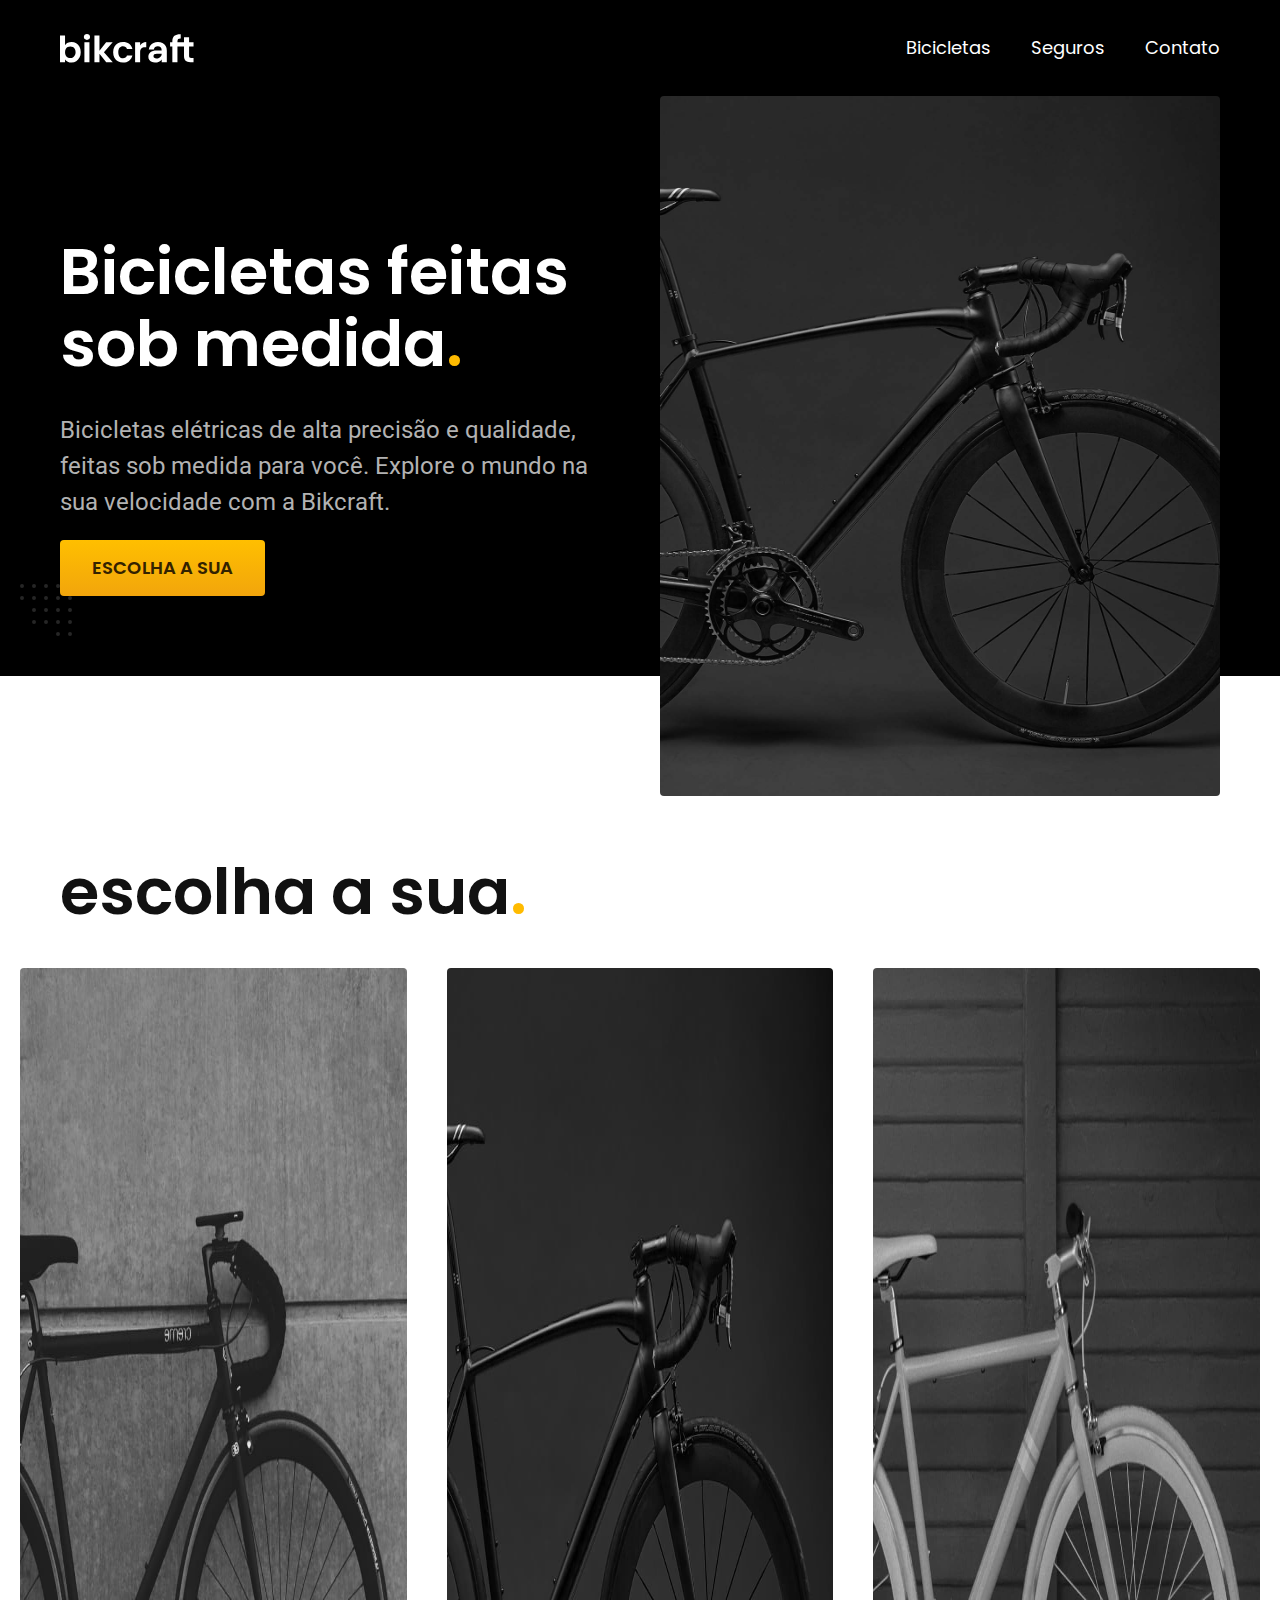
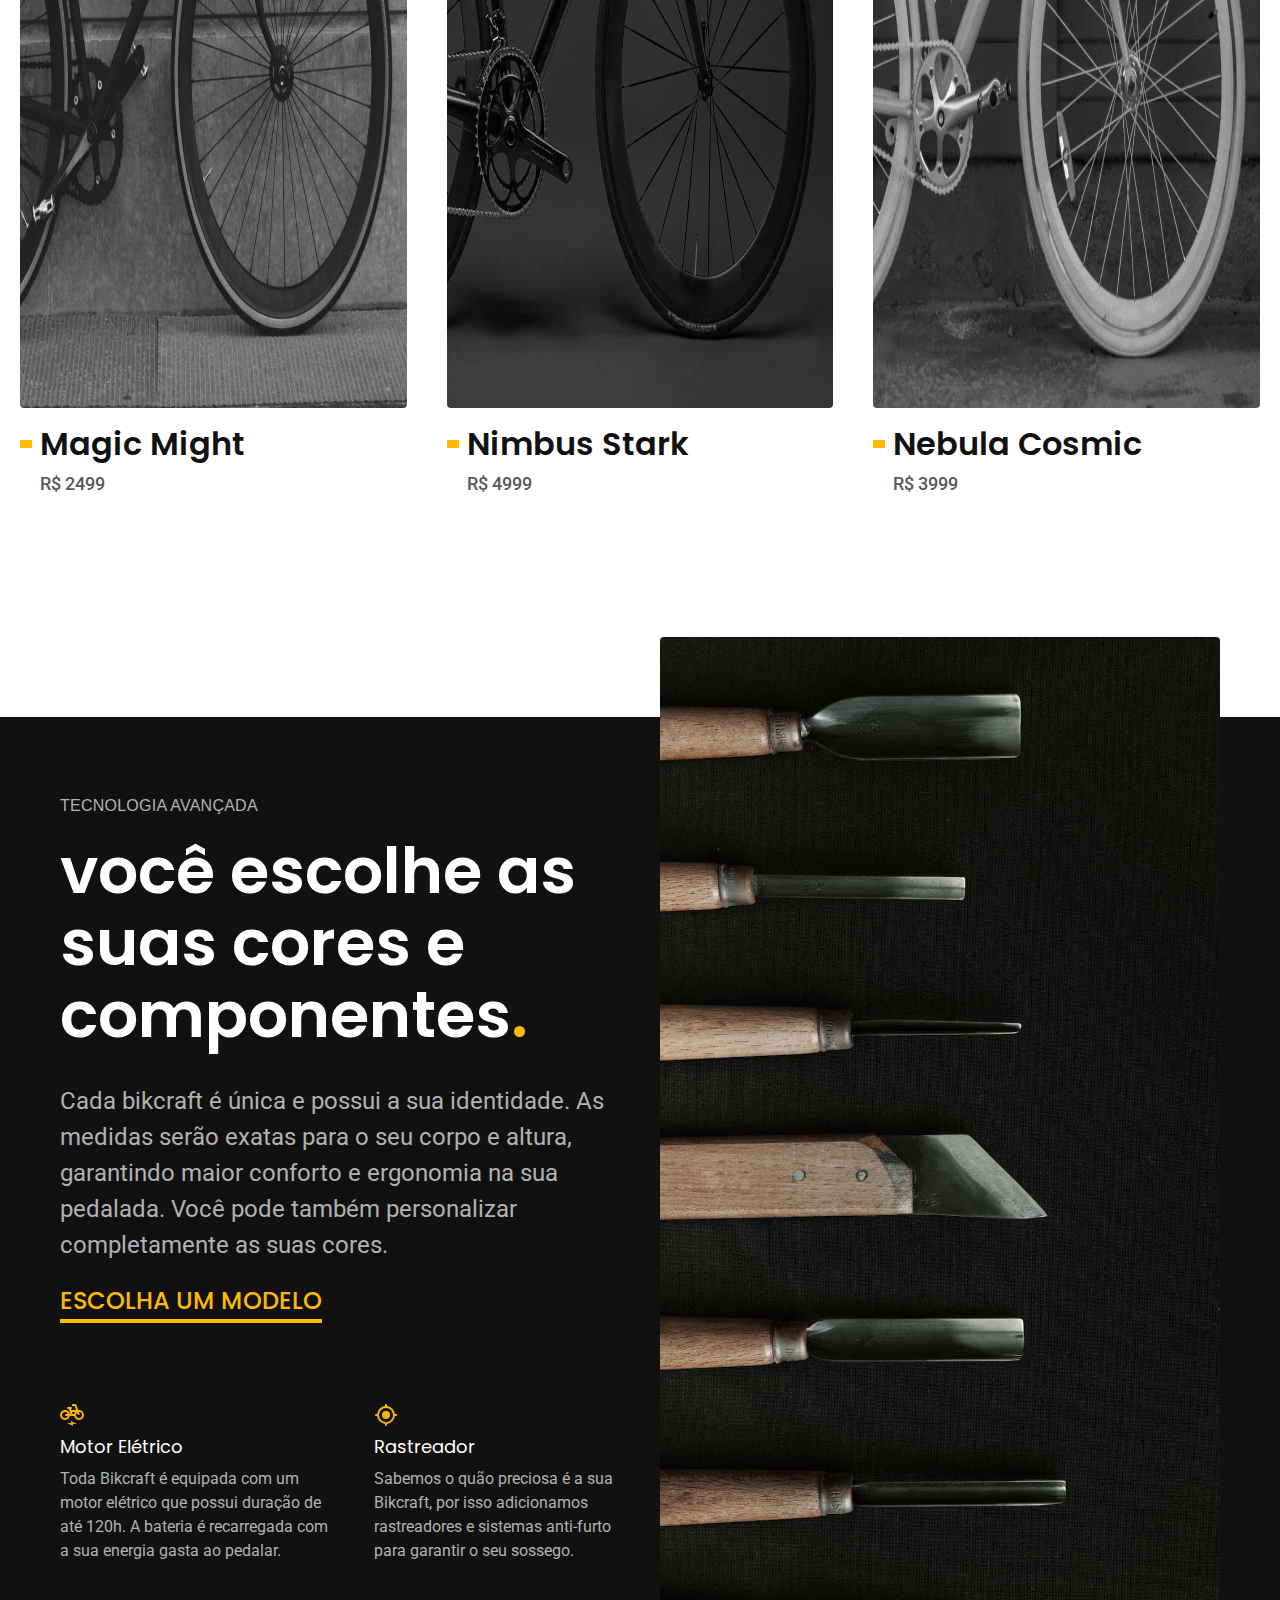
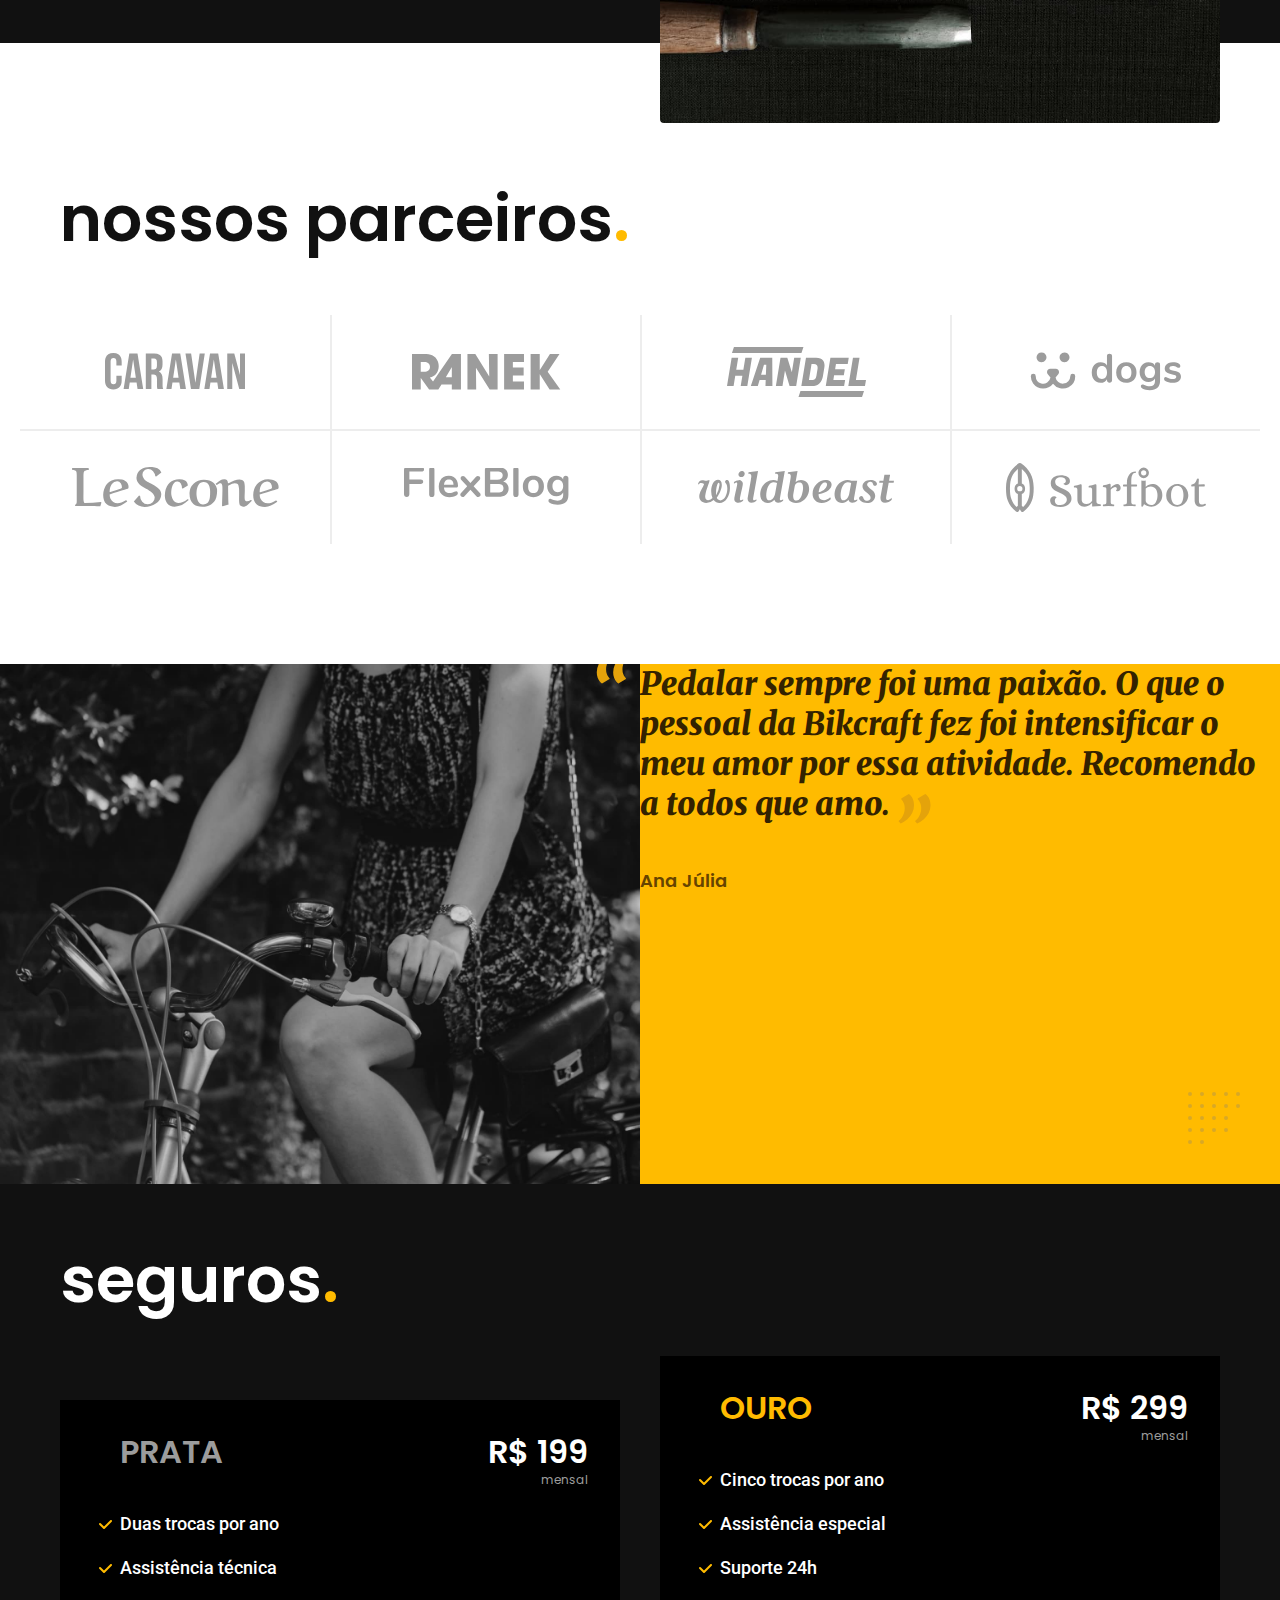
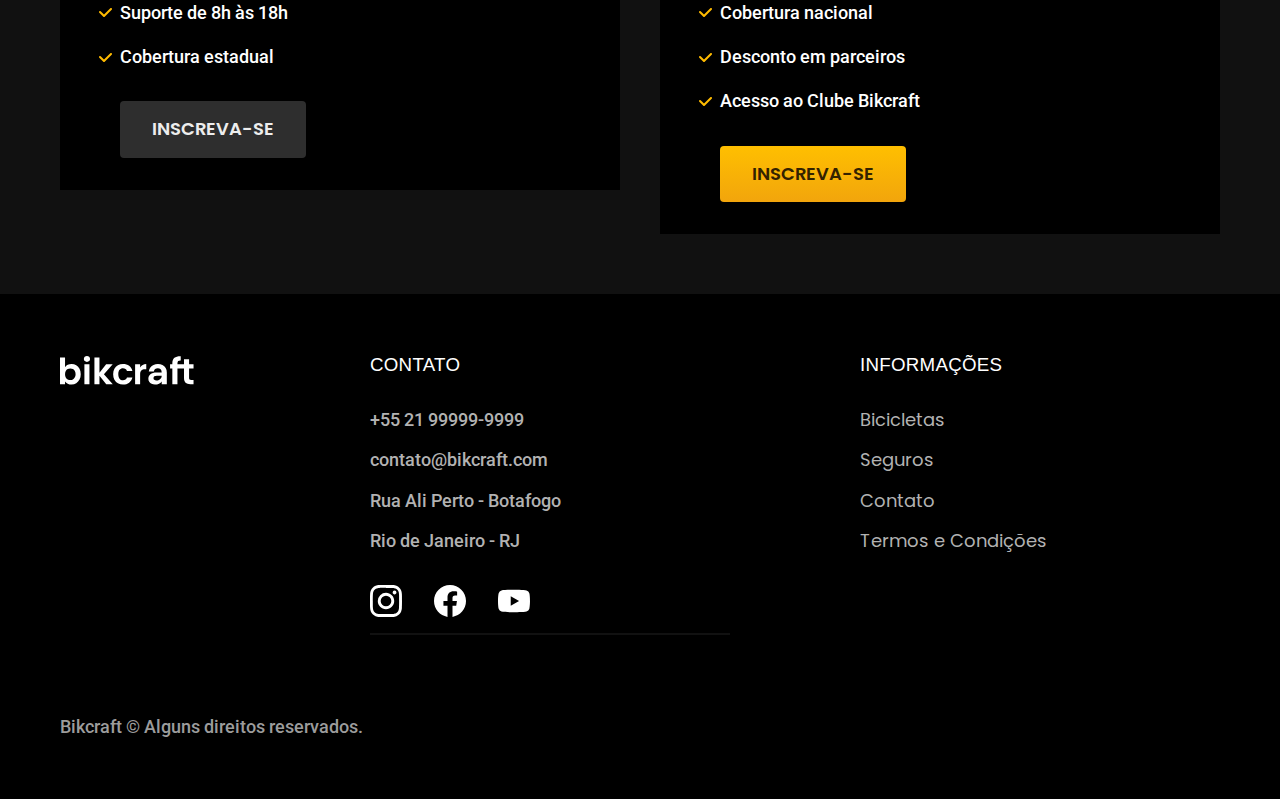
<file: index.html>
<!DOCTYPE html>

<html lang="pt-br">

<head>
  <meta charset="UTF-8">
  <meta name="viewport" content="width=device-width, initial-scale=1.0">
  <meta name="description" content="Bicicletas elétricas de alta precisão e qualidade, feitas sob medida para o cliente. Explore o mundo na sua velocidade com a Bikcraft.">
  <link rel="stylesheet" href="/css/style.css">
  <link rel="preload" href="/css/style.css" as="style">
  <link rel="preconnect" href="https://fonts.googleapis.com">
  <link rel="preconnect" href="https://fonts.gstatic.com" crossorigin>
  <link href="https://fonts.googleapis.com/css2?family=Merriweather:ital,wght@1,900&family=Poppins:wght@400;600&family=Roboto:wght@400;500&display=swap" rel="stylesheet">
  <title>Bikcraft - Bicicletas Elétricas</title>
  <script>document.documentElement.classList.add('js');</script>
</head>


<body>
  <header class="header-bg">
    <div class="container header">
      <a href="/index.html"><img src="/bikcraft.svg" width="136" height="32" alt="Bikcraft"></a>
      <nav aria-label="primaria"></nav>
      <ul class="header-menu font-1-m cor-0">
        <li><a href="/bicicletas.html">Bicicletas</a></li>
        <li><a href="/seguros.html">Seguros</a></li>
        <li><a href="/contato.html">Contato</a></li>
      </ul>
    </div>
  </header>

  <main class="introducao-bg">
    <div class="introducao container">
      <div class="introducao-conteudo">
        <h1 class="font-1-xxl cor-0 fadeInDown" data-anime='200'>Bicicletas feitas sob medida<span class="cor-p1">.</span></h1>
        <p class="font-2-l cor-5 fadeInDown" data-anime='400'>Bicicletas elétricas de alta precisão e qualidade, feitas sob medida para você. Explore o mundo na sua velocidade com a Bikcraft.</p>
        <a class="botao fadeInDown" data-anime='600' href="/bicicletas.html">Escolha a sua</a>
      </div>
      <picture class="fadeInDown" data-anime='800'>
        <source media="(max-width: 800px)" srcset="/bicicletas/nimbus.jpg">
        <img src=" /fotos/introducao.jpg" width="1280" height="1600" alt="Bicicleta elétrica">
      </picture>
    </div>
  </main>
  <article class="bicicletas-lista">
    <h2 class="container font-1-xxl">escolha a sua<span class="cor-p1">.</span></h2>

    <ul>
      <li>
        <a href="/bicicletas/magic.html">
          <img src="/bicicletas/magic-home.jpg" width="920" height="1040" alt="Bicicleta preta">
          <h3 class="font-1-xl">Magic Might</h3>
          <span class="font-2-m  cor-8">R$ 2499</span>
        </a>
      </li>
      <li>
        <a href="/bicicletas/nimbus.html">
          <img src="/bicicletas/nimbus-home.jpg" width="920" height="1040" alt="Bicicleta preta">
          <h3 class="font-1-xl">Nimbus Stark</h3>
          <span class="font-2-m  cor-8">R$ 4999</span>
        </a>
      </li>
      <li>
        <a href="/bicicletas/nebula.html">
          <img src="/bicicletas/nebula-home.jpg" width="920" height="1040" alt="Bicicleta preta">
          <h3 class="font-1-xl">Nebula Cosmic</h3>
          <span class="font-2-m  cor-8">R$ 3999</span>
        </a>
      </li>
    </ul>
  </article>

  <article class="tecnologia-bg">
    <div class="tecnologia container">
      <div class="tecnologia-conteudo">
        <span class="font-2-l-b cor-5">Tecnologia Avançada</span>
        <h2 class="font-1-xxl cor-0">você escolhe as suas cores e componentes<span class="cor-p1">.</span></h2>
        <p class="font-2-l cor-5">Cada bikcraft é única e possui a sua identidade. As medidas serão exatas para o seu corpo e altura, garantindo maior conforto e ergonomia na sua pedalada. Você pode também personalizar completamente as suas cores.</p>
        <a class="link" href="/bicicletas.html">Escolha um modelo</a>
        <div class="tecnologia-vantagens">
          <div>
            <img src="/icones/eletrica.svg" width="24" height="24" alt="">
            <h3 class="font-1-m cor-0">Motor Elétrico</h3>
            <p class="font-2-s cor-5">Toda Bikcraft é equipada com um motor elétrico que possui duração de até 120h. A bateria é recarregada com a sua energia gasta ao pedalar.</p>
          </div>
          <div>
            <img src="/icones/rastreador.svg" width="24" height="24" alt="">
            <h3 class="font-1-m cor-0">Rastreador</h3>
            <p class="font-2-s cor-5">Sabemos o quão preciosa é a sua Bikcraft, por isso adicionamos rastreadores e sistemas anti-furto para garantir o seu sossego. </p>
          </div>
        </div>
      </div>
      <div class="tecnologia-imagem">
        <img src="fotos/tecnologia.jpg" width="1200" height="1920" alt="">
      </div>
    </div>

  </article>

  <section class="parceiros" aria-label="Nossos Parceiros">
    <h2 class="container font-1-xxl">nossos parceiros<span class="cor-p1">.</span></h2>
    <ul>
      <li><img src="/parceiros/caravan.svg" width="140" height="38" alt="caravan"></li>
      <li><img src="/parceiros/ranek.svg" width="149" height="36" alt="ranek"></li>
      <li><img src="/parceiros/handel.svg" width="139" height="50" alt="handel"></li>
      <li><img src="/parceiros/dogs.svg" width="152" height="39" alt="dogs"></li>
      <li><img src="/parceiros/lescone.svg" width="208" height="41" alt="lescone"></li>
      <li><img src="/parceiros/flexblog.svg" width="165" height="38" alt="flexbog"></li>
      <li><img src="/parceiros/wildbeast.svg" width="196" height="34" alt="wildbeast.svg"></li>
      <li><img src="/parceiros/surfbot.svg" width="200" height="49" alt="surfbot.svg"></li>


    </ul>
  </section>

  <section class="depoimento" aria-label="Depoimento">
    <div>
      <img src="/fotos/depoimento.jpg" width="1560" height="1360" alt="Pessoa pedalando uma bicicleta Bikcraft.">
    </div>
    <div class="depoimento-conteudo">
      <blockquote class="font-1-xl cor-p5">
        <p>Pedalar sempre foi uma paixão. O que o pessoal da Bikcraft fez foi intensificar o meu amor por essa atividade. Recomendo a todos que amo.</p>
        <span class="font-1-m-b cor-p4">Ana Júlia</span>
      </blockquote>
    </div>

  </section>

  <article class="seguros-bg">
    <div class="seguros container">
      <h2 class="font-1-xxl cor-0">seguros<span class="cor-p1">.</span></h2>
      <div class="seguros-item">
        <h3 class="font-1-xl cor-6">PRATA</h3>
        <span class="font-1-xl cor-0">R$ 199<span class="font-1-xs cor-6">mensal</span></span>
        <ul class="font-2-m cor-0">
          <li>Duas trocas por ano</li>
          <li>Assistência técnica</li>
          <li>Suporte de 8h às 18h</li>
          <li>Cobertura estadual</li>
        </ul>
        <a class="botao secundario" href="/orcamento.html">Inscreva-se</a>


      </div>
      <div class="seguros-item">
        <h3 class="font-1-xl cor-p1">OURO</h3>
        <span class="font-1-xl cor-0">R$ 299<span class="font-1-xs cor-6">mensal</span></span>
        <ul class="font-2-m cor-0">
          <li>Cinco trocas por ano</li>
          <li>Assistência especial</li>
          <li>Suporte 24h</li>
          <li>Cobertura nacional</li>
          <li>Desconto em parceiros</li>
          <li>Acesso ao Clube Bikcraft</li>

        </ul>
        <a class="botao" href="/orcamento.html">Inscreva-se</a>

      </div>
    </div>
  </article>

  <footer class="footer-bg">
    <div class="footer container">
      <img src="/bikcraft.svg" width="136" height="32" alt="Bikcraft">
      <div class="footer-contato">
        <h3 class="font-2-l-b cor-0">Contato</h3>
        <ul class="font-2-m cor-5">
          <li><a href="tel:+5521999999999">+55 21 99999-9999</a></li>
          <li><a href="mailto:contato@bikcraft.com">contato@bikcraft.com</a></li>
          <li>Rua Ali Perto - Botafogo</li>
          <li>Rio de Janeiro - RJ</li>
        </ul>

        <div class="footer-redes">
          <a href="/">
            <img src="/redes/instagram.svg" width="32" height="32" alt="Instagram">
          </a>
          <a href="/">
            <img src="/redes/facebook.svg" width="32" height="32" alt="Facebook">
          </a>
          <a href="/">
            <img src="/redes/youtube.svg" width="32" height="32" alt="Youtube">
          </a>
        </div>
      </div>
      <div class="footer-informacoes">
        <h3 class="font-2-l-b cor-0">Informações</h3>
        <nav>
          <ul class="font-1-m cor-5">
            <li><a href="/bicicletas.html">Bicicletas</a></li>
            <li><a href="/seguros.html">Seguros</a></li>
            <li><a href="/contato.html">Contato</a></li>
            <li><a href="/termos.html">Termos e Condições</a></li>

          </ul>
        </nav>
      </div>
      <p class="footer-copy font-2-m cor-6">Bikcraft © Alguns direitos reservados.</p>
    </div>

    </div>
  </footer>
  <script src="/js/simple-anime.js"></script>
  <script src="/js/script.js"></script>
</body>

</html>
</file>
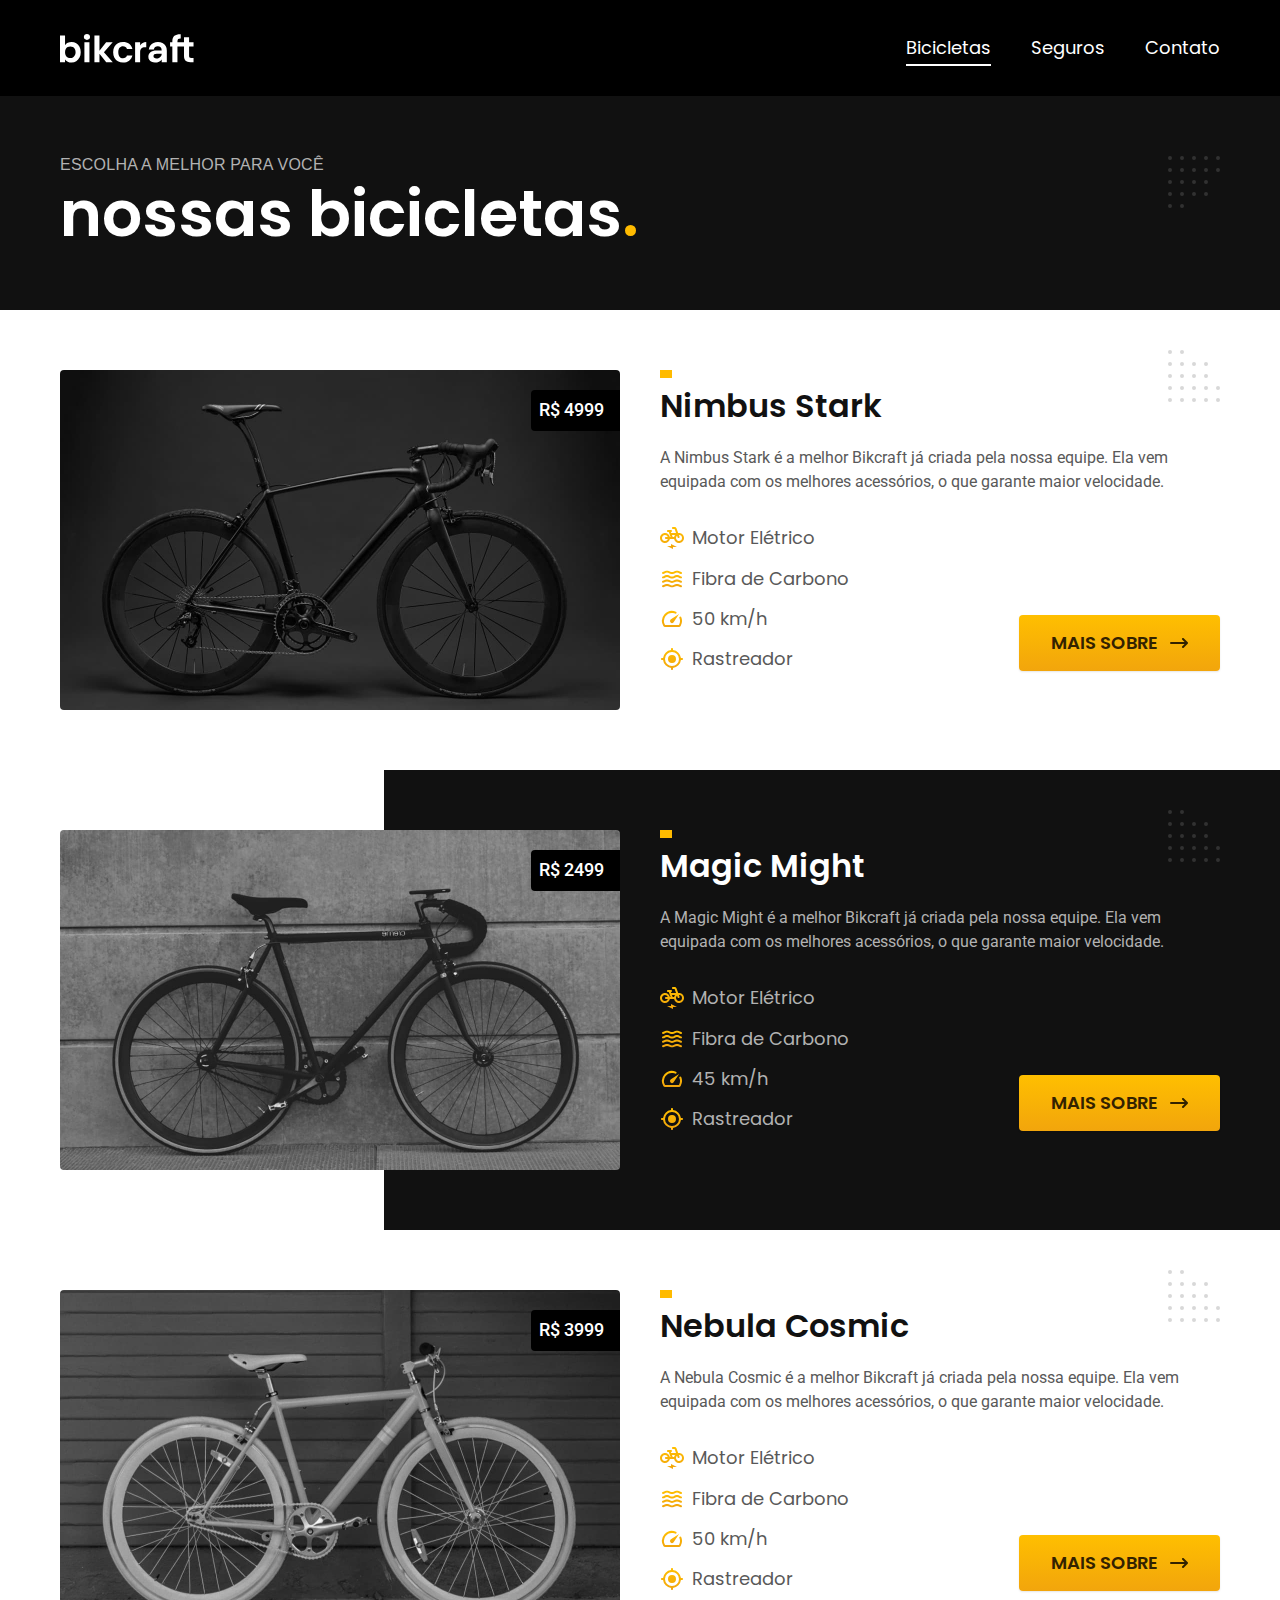
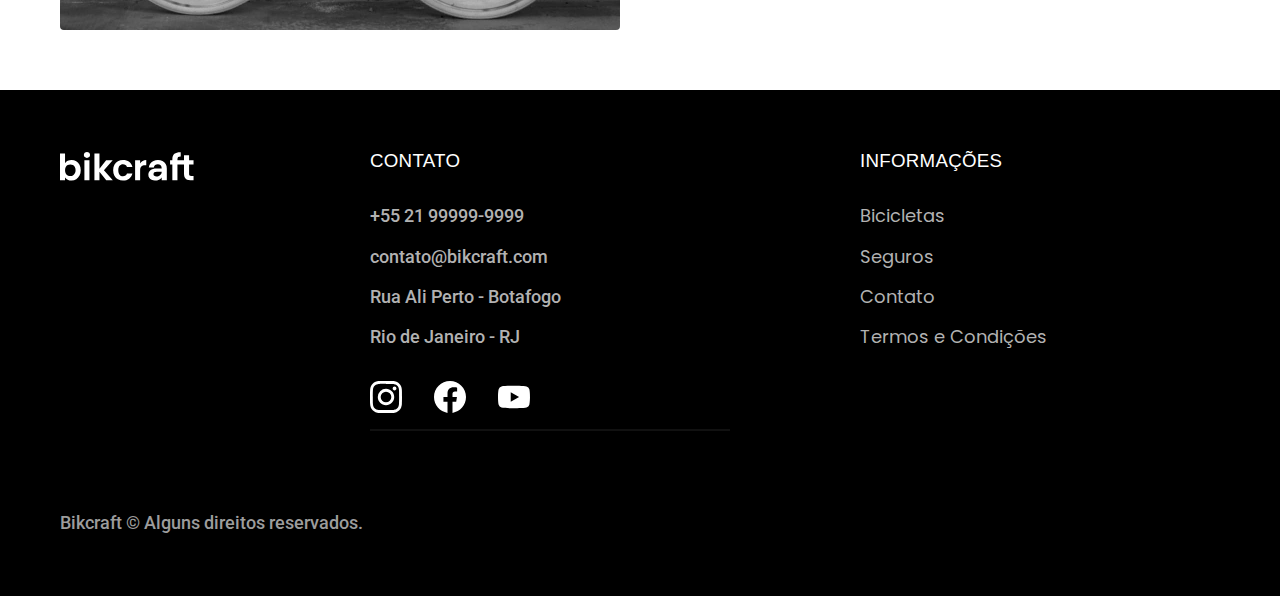
<file: bicicletas.html>
<!DOCTYPE html>

<html lang="pt-br">

<head>
  <meta charset="UTF-8">
  <meta name="viewport" content="width=device-width, initial-scale=1.0">
  <meta name="description" content="Bicicletas.">
  <link rel="stylesheet" href="/css/style.css">
  <link rel="preload" href="/css/style.css" as="style">
  <link rel="preconnect" href="https://fonts.googleapis.com">
  <link rel="preconnect" href="https://fonts.gstatic.com" crossorigin>
  <link href="https://fonts.googleapis.com/css2?family=Merriweather:ital,wght@1,900&family=Poppins:wght@400;600&family=Roboto:wght@400;500&display=swap" rel="stylesheet">
  <title>Bicicletas | Bikcraft </title>
  <script>document.documentElement.classList.add('js');</script>
</head>


<body id="bicicletas">
  <header class="header-bg">
    <div class="container header">
      <a href="/index.html"><img src="/bikcraft.svg" alt="Bikcraft"></a>
      <nav aria-label="primaria"></nav>
      <ul class="header-menu font-1-m cor-0">
        <li><a href="/bicicletas.html">Bicicletas</a></li>
        <li><a href="/seguros.html">Seguros</a></li>
        <li><a href="/contato.html">Contato</a></li>
      </ul>
    </div>
  </header>

  <main>
    <div class="titulo-bg">
      <div class="titulo container">
        <p class="font-2-l-b cor-5">Escolha a melhor para você</p>
        <h1 class="font-1-xxl cor-0">nossas bicicletas<span class="cor-p1">.</span></h1>
      </div>
    </div>


    <div class="bicicletas container">
      <div class="bicicletas-imagem">
        <img src="/bicicletas/nimbus.jpg" alt="Bicicleta preta">
        <span class="font-2-m cor-0">R$ 4999</span>

      </div>
      <div class="bicicletas-conteudo">
        <h2 class="font-1-xl">Nimbus Stark</h2>
        <p class="font-2-s cor-8">A Nimbus Stark é a melhor Bikcraft já criada pela nossa equipe. Ela vem equipada com os melhores acessórios, o que garante maior velocidade.</p>
        <ul class="font-1-m cor-8">
          <li><img src="/icones/eletrica.svg" alt="">
            Motor Elétrico</li>
          <li><img src="/icones/carbono.svg" alt="">
            Fibra de Carbono</li>
          <li><img src="/icones/velocidade.svg" alt="">
            50 km/h</li>
          <li><img src="/icones/rastreador.svg" alt="">
            Rastreador</li>
        </ul>
        <a class="botao seta" href="/bicicletas/nimbus.html">Mais Sobre</a>



      </div>
    </div>
    </div>

    <div class="bicicletas-bg">
      <div class="bicicletas container">
        <div class="bicicletas-imagem">
          <img src="/bicicletas/magic.jpg" alt="Bicicleta preta">
          <span class="font-2-m cor-0">R$ 2499</span>

        </div>
        <div class="bicicletas-conteudo">
          <h2 class="font-1-xl cor-0">Magic Might</h2>
          <p class="font-2-s cor-5">A Magic Might é a melhor Bikcraft já criada pela nossa equipe. Ela vem equipada com os melhores acessórios, o que garante maior velocidade.</p>
          <ul class="font-1-m cor-5">
            <li><img src="/icones/eletrica.svg" alt="">
              Motor Elétrico</li>
            <li><img src="/icones/carbono.svg" alt="">
              Fibra de Carbono</li>
            <li><img src="/icones/velocidade.svg" alt="">
              45 km/h</li>
            <li><img src="/icones/rastreador.svg" alt="">
              Rastreador</li>
          </ul>
          <a class="botao seta" href="/bicicletas/magic.html">Mais Sobre</a>



        </div>
      </div>
    </div>

    <div class="bicicletas container">
      <div class="bicicletas-imagem">
        <img src="/bicicletas/nebula.jpg" alt="Bicicleta branca">
        <span class="font-2-m cor-0">R$ 3999</span>

      </div>
      <div class="bicicletas-conteudo">
        <h2 class="font-1-xl">Nebula Cosmic</h2>
        <p class="font-2-s cor-8">A Nebula Cosmic é a melhor Bikcraft já criada pela nossa equipe. Ela vem equipada com os melhores acessórios, o que garante maior velocidade.</p>
        <ul class="font-1-m cor-8">
          <li><img src="/icones/eletrica.svg" alt="">
            Motor Elétrico</li>
          <li><img src="/icones/carbono.svg" alt="">
            Fibra de Carbono</li>
          <li><img src="/icones/velocidade.svg" alt="">
            50 km/h</li>
          <li><img src="/icones/rastreador.svg" alt="">
            Rastreador</li>
        </ul>
        <a class="botao seta" href="/bicicletas/nebula.html">Mais Sobre</a>


      </div>
    </div>
  </main>


  <footer class="footer-bg">
    <div class="footer container">
      <img src="/bikcraft.svg" alt="Bikcraft">
      <div class="footer-contato">
        <h3 class="font-2-l-b cor-0">Contato</h3>
        <ul class="font-2-m cor-5">
          <li><a href="tel:+5521999999999">+55 21 99999-9999</a></li>
          <li><a href="mailto:contato@bikcraft.com">contato@bikcraft.com</a></li>
          <li>Rua Ali Perto - Botafogo</li>
          <li>Rio de Janeiro - RJ</li>
        </ul>

        <div class="footer-redes">
          <a href="/">
            <img src="/redes/instagram.svg" alt="Instagram">
          </a>
          <a href="/">
            <img src="/redes/facebook.svg" alt="Facebook">
          </a>
          <a href="/">
            <img src="/redes/youtube.svg" alt="Youtube">
          </a>
        </div>
      </div>
      <div class="footer-informacoes">
        <h3 class="font-2-l-b cor-0">Informações</h3>
        <nav>
          <ul class="font-1-m cor-5">
            <li><a href="/bicicletas.html">Bicicletas</a></li>
            <li><a href="/seguros.html">Seguros</a></li>
            <li><a href="/contato.html">Contato</a></li>
            <li><a href="/termos.html">Termos e Condições</a></li>

          </ul>
        </nav>
      </div>
      <p class="footer-copy font-2-m cor-6">Bikcraft © Alguns direitos reservados.</p>
    </div>

    </div>
  </footer>
  <script src="/js/script.js"></script>
</body>

</html>
</file>
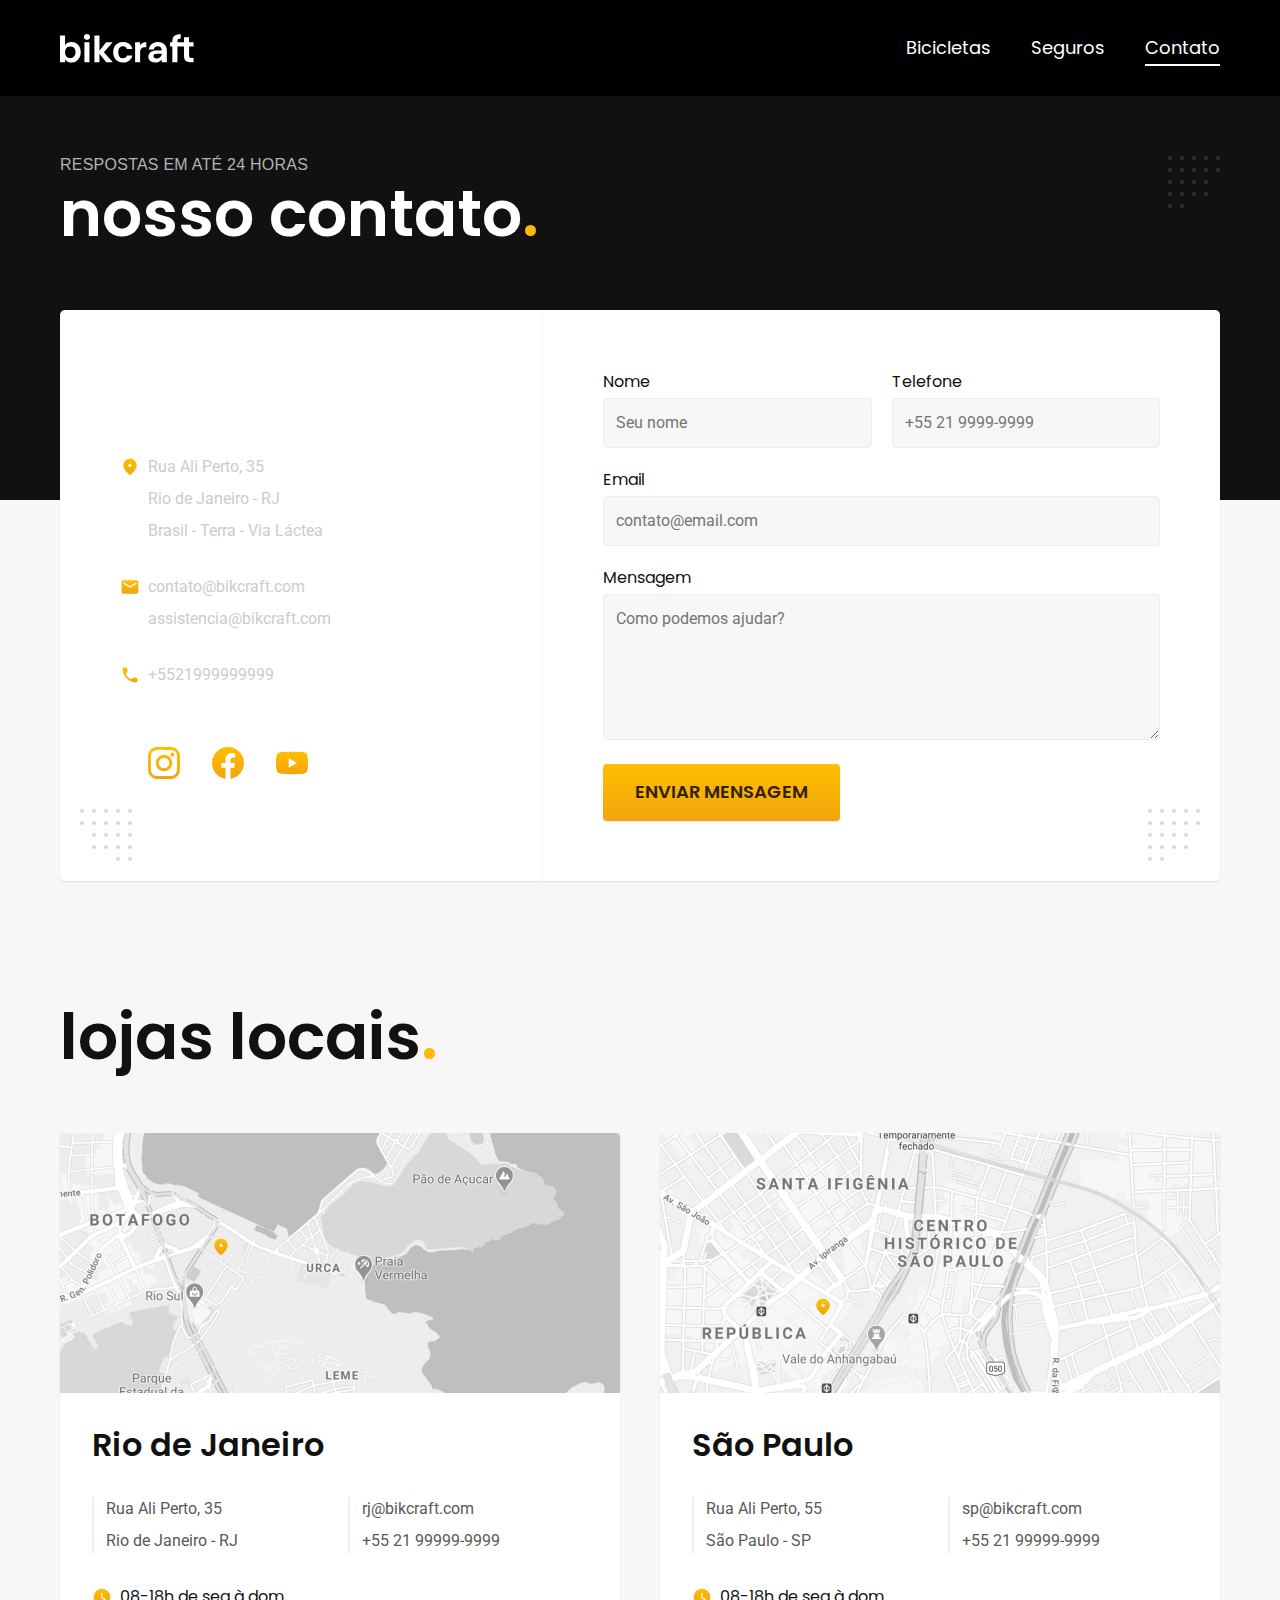
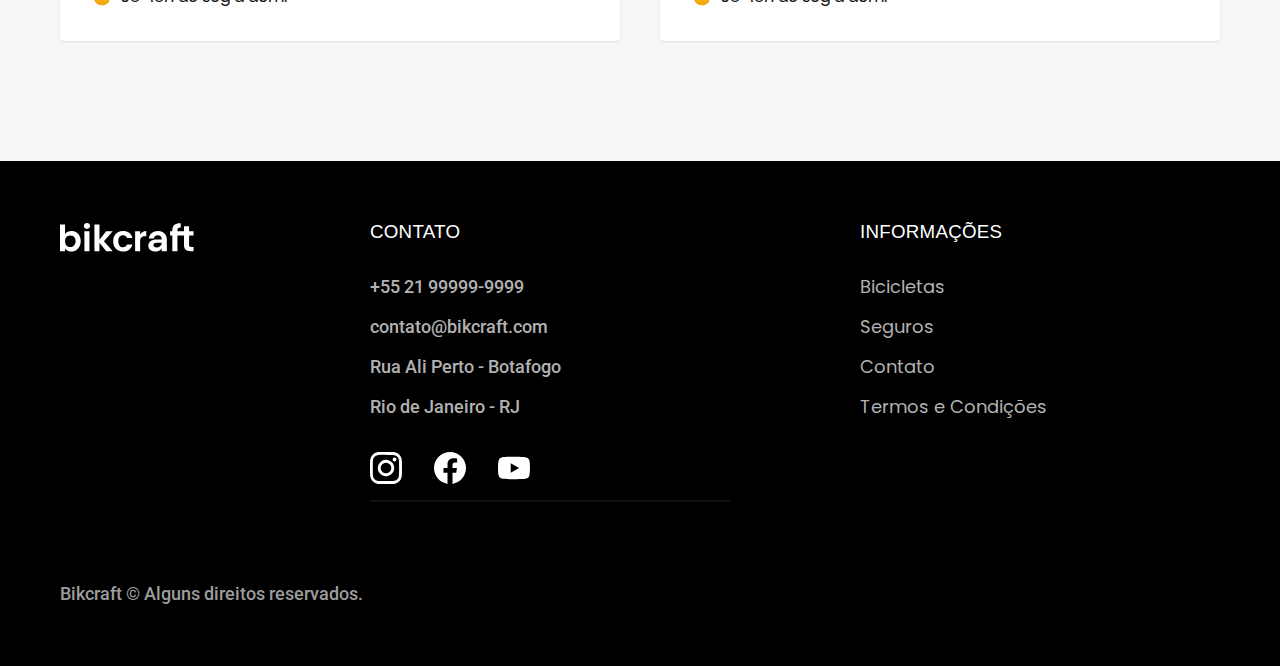
<file: contato.html>
<!DOCTYPE html>

<html lang="pt-br">

<head>
  <meta charset="UTF-8">
  <meta name="viewport" content="width=device-width, initial-scale=1.0">
  <meta name="description" content="Termos e Condições.">
  <link rel="stylesheet" href="/css/style.css">
  <link rel="preload" href="/css/style.css" as="style">
  <link rel="preconnect" href="https://fonts.googleapis.com">
  <link rel="preconnect" href="https://fonts.gstatic.com" crossorigin>
  <link href="https://fonts.googleapis.com/css2?family=Merriweather:ital,wght@1,900&family=Poppins:wght@400;600&family=Roboto:wght@400;500&display=swap" rel="stylesheet">
  <title>Contato | Bikcraft </title>
  <script>document.documentElement.classList.add('js');</script>
</head>


<body id="contato">
  <header class="header-bg">
    <div class="container header">
      <a href="/index.html"><img src="/bikcraft.svg" alt="Bikcraft"></a>
      <nav aria-label="primaria"></nav>
      <ul class="header-menu font-1-m cor-0">
        <li><a href="/bicicletas.html">Bicicletas</a></li>
        <li><a href="/seguros.html">Seguros</a></li>
        <li><a href="/contato.html">Contato</a></li>
      </ul>
    </div>
  </header>

  <main>
    <div class="titulo-bg">
      <div class="titulo container">
        <p class="font-2-l-b cor-5">Respostas em até 24 horas</p>
        <h1 class="font-1-xxl cor-0">nosso contato<span class="cor-p1">.</span></h1>
      </div>
    </div>
    <div class="contato container">
      <section class="contato-dados" aria-label="Endereço">
        <h2 class="font-1-m cor-0">Loja Online</h2>
        <div class="contato-endereco font-2-s cor-4">
          <p>Rua Ali Perto, 35</p>
          <p>Rio de Janeiro - RJ</p>
          <p>Brasil - Terra - Via Láctea</p>
        </div>
        <address class="contato-meios font-2-s cor-4">
          <a href="mailto:contato@bikcraft.com">contato@bikcraft.com</a>
          <a href="mailto:assistencia@bikcraft.com">assistencia@bikcraft.com</a>
          <a href="tel:+5521999999999">+5521999999999</a>

        </address>
        <div class="contato-redes">
          <a href="/">
            <img src="/redes/instagram-p.svg" alt="Instagram">
          </a>
          <a href="/">
            <img src="/redes/facebook-p.svg" alt="Facebook">
          </a>
          <a href="/">
            <img src="/redes/youtube-p.svg" alt="Youtube">
          </a>
        </div>
      </section>
      <section class="contato-formulario">

        <form class="form" action="/contato.html">
          <div>
            <label for="nome">Nome</label>
            <input type="text" id="nome" name="nome" placeholder="Seu nome">

          </div>
          <div>

            <label for="telefone">Telefone</label>
            <input type="text" id="telefone" name="telefone" placeholder="+55 21 9999-9999">

          </div>
          <div class="col-2">

            <label for="email">Email</label>
            <input type="text" id="email" name="email" placeholder="contato@email.com">

          </div>
          <div class="col-2">
            <label for="mensagem">Mensagem</label>
            <textarea rows="5" id="mensagem" name="mensagem" placeholder="Como podemos ajudar?"></textarea>
          </div>
          <button class="botao col-2">Enviar Mensagem</button>
        </form>
      </section>
    </div>

  </main>

  <article class="lojas container">
    <h2 class="font-1-xxl">lojas locais<span class="cor-p1">.</span></h2>
    <div class="lojas-item">
      <img src="/lojas/rj.jpg" alt="Mapa marcando o endereço em Rua Ali Perto, 35 - Rio de Janeiro - RJ">
      <div class="lojas-conteudo">
        <h3 class="font-1-xl">Rio de Janeiro</h3>
        <div class="lojas-dados font-2-s cor-8">
          <p>Rua Ali Perto, 35</p>
          <p>Rio de Janeiro - RJ</p>
        </div>
        <div class="lojas-dados font-2-s cor-8">
          <a href="mailto:rj@bikcraft.com">rj@bikcraft.com</a>
          <a href="tel:+5521999999999">+55 21 99999-9999</a>
        </div>
        <p class="lojas-tempo font-1-s"><img src="/icones/horario.svg" alt=""> 08-18h de seg à dom.</p>
      </div>

    </div>
    <div class="lojas-item">
      <img src="/lojas/sp.jpg" alt="Mapa marcando o endereço em Rua Ali Perto, 35 - São Paulo - SP">
      <div class="lojas-conteudo">
        <h3 class="font-1-xl">São Paulo</h3>
        <div class="lojas-dados font-2-s cor-8">
          <p>Rua Ali Perto, 55</p>
          <p>São Paulo - SP</p>
        </div>
        <div class="lojas-dados font-2-s cor-8">
          <a href="mailto:sp@bikcraft.com">sp@bikcraft.com</a>
          <a href="tel:+5511999999999">+55 21 99999-9999</a>
        </div>
        <p class="lojas-tempo font-1-s"><img src="/icones/horario.svg" alt=""> 08-18h de seg à dom.</p>
      </div>
    </div>
  </article>

  <footer class="footer-bg">
    <div class="footer container">
      <img src="/bikcraft.svg" alt="Bikcraft">
      <div class="footer-contato">
        <h3 class="font-2-l-b cor-0">Contato</h3>
        <ul class="font-2-m cor-5">
          <li><a href="tel:+5521999999999">+55 21 99999-9999</a></li>
          <li><a href="mailto:contato@bikcraft.com">contato@bikcraft.com</a></li>
          <li>Rua Ali Perto - Botafogo</li>
          <li>Rio de Janeiro - RJ</li>
        </ul>

        <div class="footer-redes">
          <a href="/">
            <img src="/redes/instagram.svg" alt="Instagram">
          </a>
          <a href="/">
            <img src="/redes/facebook.svg" alt="Facebook">
          </a>
          <a href="/">
            <img src="/redes/youtube.svg" alt="Youtube">
          </a>
        </div>
      </div>
      <div class="footer-informacoes">
        <h3 class="font-2-l-b cor-0">Informações</h3>
        <nav>
          <ul class="font-1-m cor-5">
            <li><a href="/bicicletas.html">Bicicletas</a></li>
            <li><a href="/seguros.html">Seguros</a></li>
            <li><a href="/contato.html">Contato</a></li>
            <li><a href="/termos.html">Termos e Condições</a></li>

          </ul>
        </nav>
      </div>
      <p class="footer-copy font-2-m cor-6">Bikcraft © Alguns direitos reservados.</p>
    </div>

    </div>
  </footer>
  <script src="/js/script.js"></script>
</body>

</html>
</file>
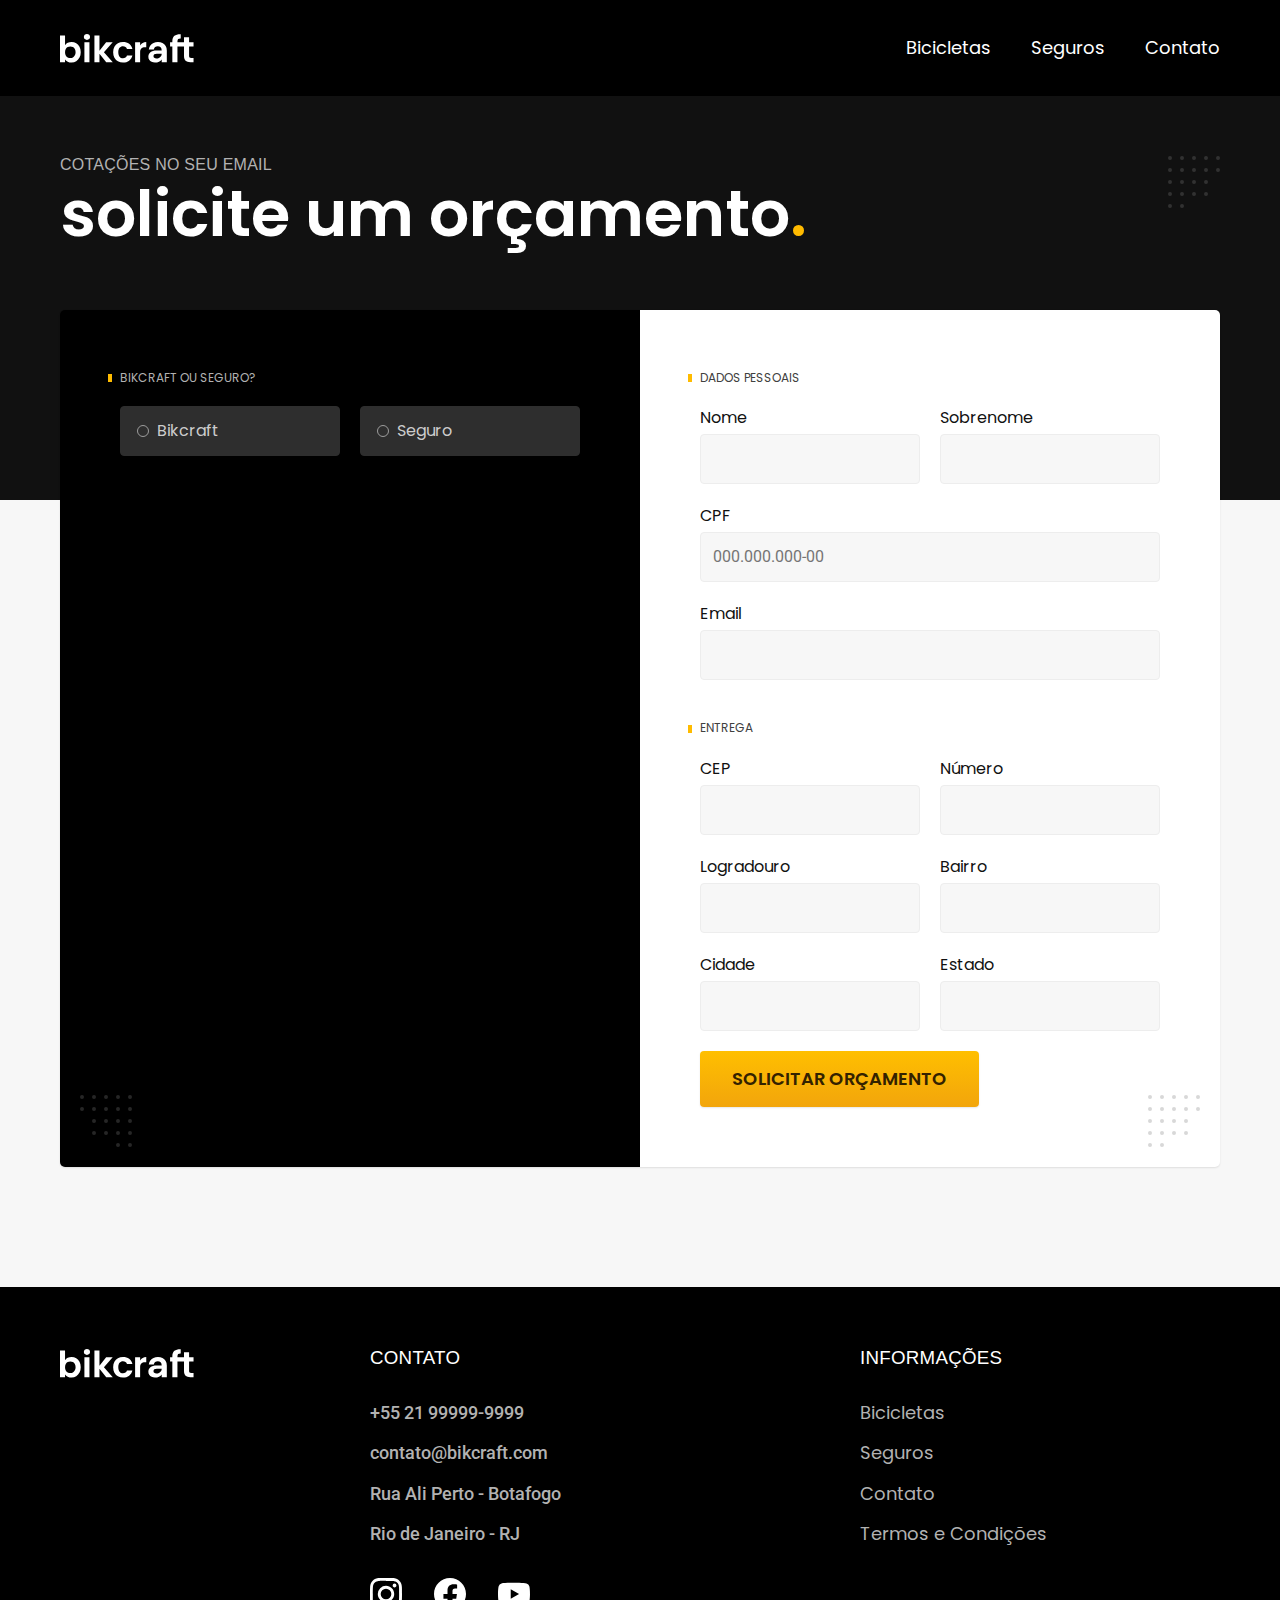
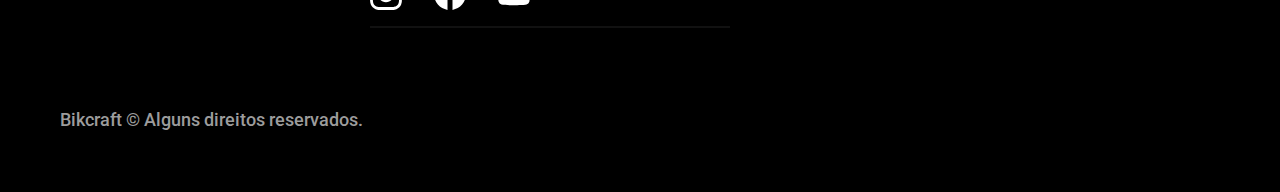
<file: orcamento.html>
<!DOCTYPE html>

<html lang="pt-br">

<head>
  <meta charset="UTF-8">
  <meta name="viewport" content="width=device-width, initial-scale=1.0">
  <meta name="description" content="Termos e Condições.">
  <link rel="stylesheet" href="/css/style.css">
  <link rel="preload" href="/css/style.css" as="style">
  <link rel="preconnect" href="https://fonts.googleapis.com">
  <link rel="preconnect" href="https://fonts.gstatic.com" crossorigin>
  <link href="https://fonts.googleapis.com/css2?family=Merriweather:ital,wght@1,900&family=Poppins:wght@400;600&family=Roboto:wght@400;500&display=swap" rel="stylesheet">
  <title>Orçamento | Bikcraft </title>
  <script>document.documentElement.classList.add('js');</script>
</head>


<body id="orcamento">
  <header class="header-bg">
    <div class="container header">
      <a href="/index.html"><img src="/bikcraft.svg" alt="Bikcraft"></a>
      <nav aria-label="primaria"></nav>
      <ul class="header-menu font-1-m cor-0">
        <li><a href="/bicicletas.html">Bicicletas</a></li>
        <li><a href="/seguros.html">Seguros</a></li>
        <li><a href="/contato.html">Contato</a></li>
      </ul>
    </div>
  </header>

  <main>
    <div class="titulo-bg">
      <div class="titulo container">
        <p class="font-2-l-b cor-5">Cotações no seu email</p>
        <h1 class="font-1-xxl cor-0">solicite um orçamento<span class="cor-p1">.</span></h1>
      </div>
    </div>

    <form class="orcamento container" action="">
      <div class="orcamento-produto">
        <h2 class="font-1-xs cor-5">Bikcraft ou Seguro?</h2>

        <input type="radio" name="tipo" value="bikcraft" id="bikcraft">
        <label for="bikcraft">Bikcraft</label>

        <input type="radio" name="tipo" value="seguro" id="seguro">
        <label for="seguro">Seguro</label>

        <div class="orcamento-conteudo" id="orcamento-bikcraft">
          <h2 class="font-1-xs cor-5">Escolha a sua</h2>
          <input type="radio" name="produto" value="nimbus" id="nimbus">
          <label for="nimbus">Nimbus Stark <span>R$ 4999</span></label>
          <div class="orcamento-detalhes">
            <ul class="font-1-xs cor-8">
              <li><img src="/icones/eletrica.svg" alt="">Motor Elétrico</li>
              <li><img src="/icones/carbono.svg" alt="">Fibra de Carbono</li>
              <li><img src="/icones/velocidade.svg" alt="">50 km/h</li>
              <li><img src="/icones/rastreador.svg" alt="">Rastreador</li>
            </ul>
            <img src="/bicicletas/nimbus.jpg" alt="Bicicleta preta">
          </div>

          <input type="radio" name="produto" value="magic" id="magic">
          <label for="magic">Magic Might <span>R$ 2499</span></label>
          <div class="orcamento-detalhes">
            <ul class="font-1-xs cor-8">
              <li><img src="/icones/eletrica.svg" alt="">Motor Elétrico</li>
              <li><img src="/icones/carbono.svg" alt="">Fibra de Carbono</li>
              <li><img src="/icones/velocidade.svg" alt="">40 km/h</li>
              <li><img src="/icones/rastreador.svg" alt="">Rastreador</li>
            </ul>
            <img src="/bicicletas/magic.jpg" alt=" Bicicleta preta">
          </div>

          <input type="radio" name="produto" value="nebula" id="nebula">
          <label for="nebula">Nebula Cosmic <span>R$ 3999</span></label>
          <div class="orcamento-detalhes">
            <ul class="font-1-xs cor-8">
              <li><img src="/icones/eletrica.svg" alt="">Motor Elétrico</li>
              <li><img src="/icones/carbono.svg" alt="">Fibra de Carbono</li>
              <li><img src="/icones/velocidade.svg" alt="">45 km/h</li>
              <li><img src="/icones/rastreador.svg" alt="">Rastreador</li>
            </ul>
            <img src="/bicicletas/nebula.jpg" alt="Bicicleta branca">
          </div>
        </div>

        <div class="orcamento-conteudo" id="orcamento-seguro">
          <h2 class="font-1-xs cor-5">Escolha o plano</h2>

          <input type="radio" name="produto" value="prata" id="prata">
          <label for="prata">Prata <span>R$ 199</span></label>

          <input type="radio" name="produto" value="ouro" id="ouro">
          <label for="ouro">Ouro <span>R$ 299</span></label>
        </div>
      </div>
      <div class="orcamento-dados form">
        <h2 class="font-1-xs cor-9 col-2">dados pessoais</h2>
        <div>
          <label for="nome">Nome</label>
          <input type="text" id="nome" name="nome">
        </div>
        <div>
          <label for="sobrenome">Sobrenome</label>
          <input type="text" id="sobrenome" name="sobrenome">
        </div>
        <div class="col-2">
          <label for="cpf">CPF</label>
          <input type="text" id="cpf" name="cpf" placeholder="000.000.000-00">
        </div>
        <div class="col-2">
          <label for="email">Email</label>
          <input type="email" id="email" name="email">
        </div>
        <h2 class="font-1-xs cor-9 col-2">Entrega</h2>
        <div>
          <label for="cep">CEP</label>
          <input type="text" id="cep" name="cep">
        </div>
        <div>
          <label for="numero">Número</label>
          <input type="text" id="numero" name="numero">
        </div>
        <div>
          <label for="logradouro">Logradouro</label>
          <input type="text" id="logradouro" name="logradouro">
        </div>
        <div>
          <label for="bairro">Bairro</label>
          <input type="text" id="bairro" name="bairro">
        </div>
        <div>
          <label for="cidade">Cidade</label>
          <input type="text" id="cidade" name="cidade">
        </div>
        <div>
          <label for="estado">Estado</label>
          <input type="text" id="estado" name="estado">
        </div>
        <button class="botao col-2">Solicitar orçamento</button>
      </div>
    </form>
  </main>


  <footer class="footer-bg">
    <div class="footer container">
      <img src="/bikcraft.svg" alt="Bikcraft">
      <div class="footer-contato">
        <h3 class="font-2-l-b cor-0">Contato</h3>
        <ul class="font-2-m cor-5">
          <li><a href="tel:+5521999999999">+55 21 99999-9999</a></li>
          <li><a href="mailto:contato@bikcraft.com">contato@bikcraft.com</a></li>
          <li>Rua Ali Perto - Botafogo</li>
          <li>Rio de Janeiro - RJ</li>
        </ul>

        <div class="footer-redes">
          <a href="/">
            <img src="/redes/instagram.svg" alt="Instagram">
          </a>
          <a href="/">
            <img src="/redes/facebook.svg" alt="Facebook">
          </a>
          <a href="/">
            <img src="/redes/youtube.svg" alt="Youtube">
          </a>
        </div>
      </div>
      <div class="footer-informacoes">
        <h3 class="font-2-l-b cor-0">Informações</h3>
        <nav>
          <ul class="font-1-m cor-5">
            <li><a href="/bicicletas.html">Bicicletas</a></li>
            <li><a href="/seguros.html">Seguros</a></li>
            <li><a href="/contato.html">Contato</a></li>
            <li><a href="/termos.html">Termos e Condições</a></li>

          </ul>
        </nav>
      </div>
      <p class="footer-copy font-2-m cor-6">Bikcraft © Alguns direitos reservados.</p>
    </div>

    </div>
  </footer>
  <script src="/js/script.js"></script>
</body>

</html>
</file>
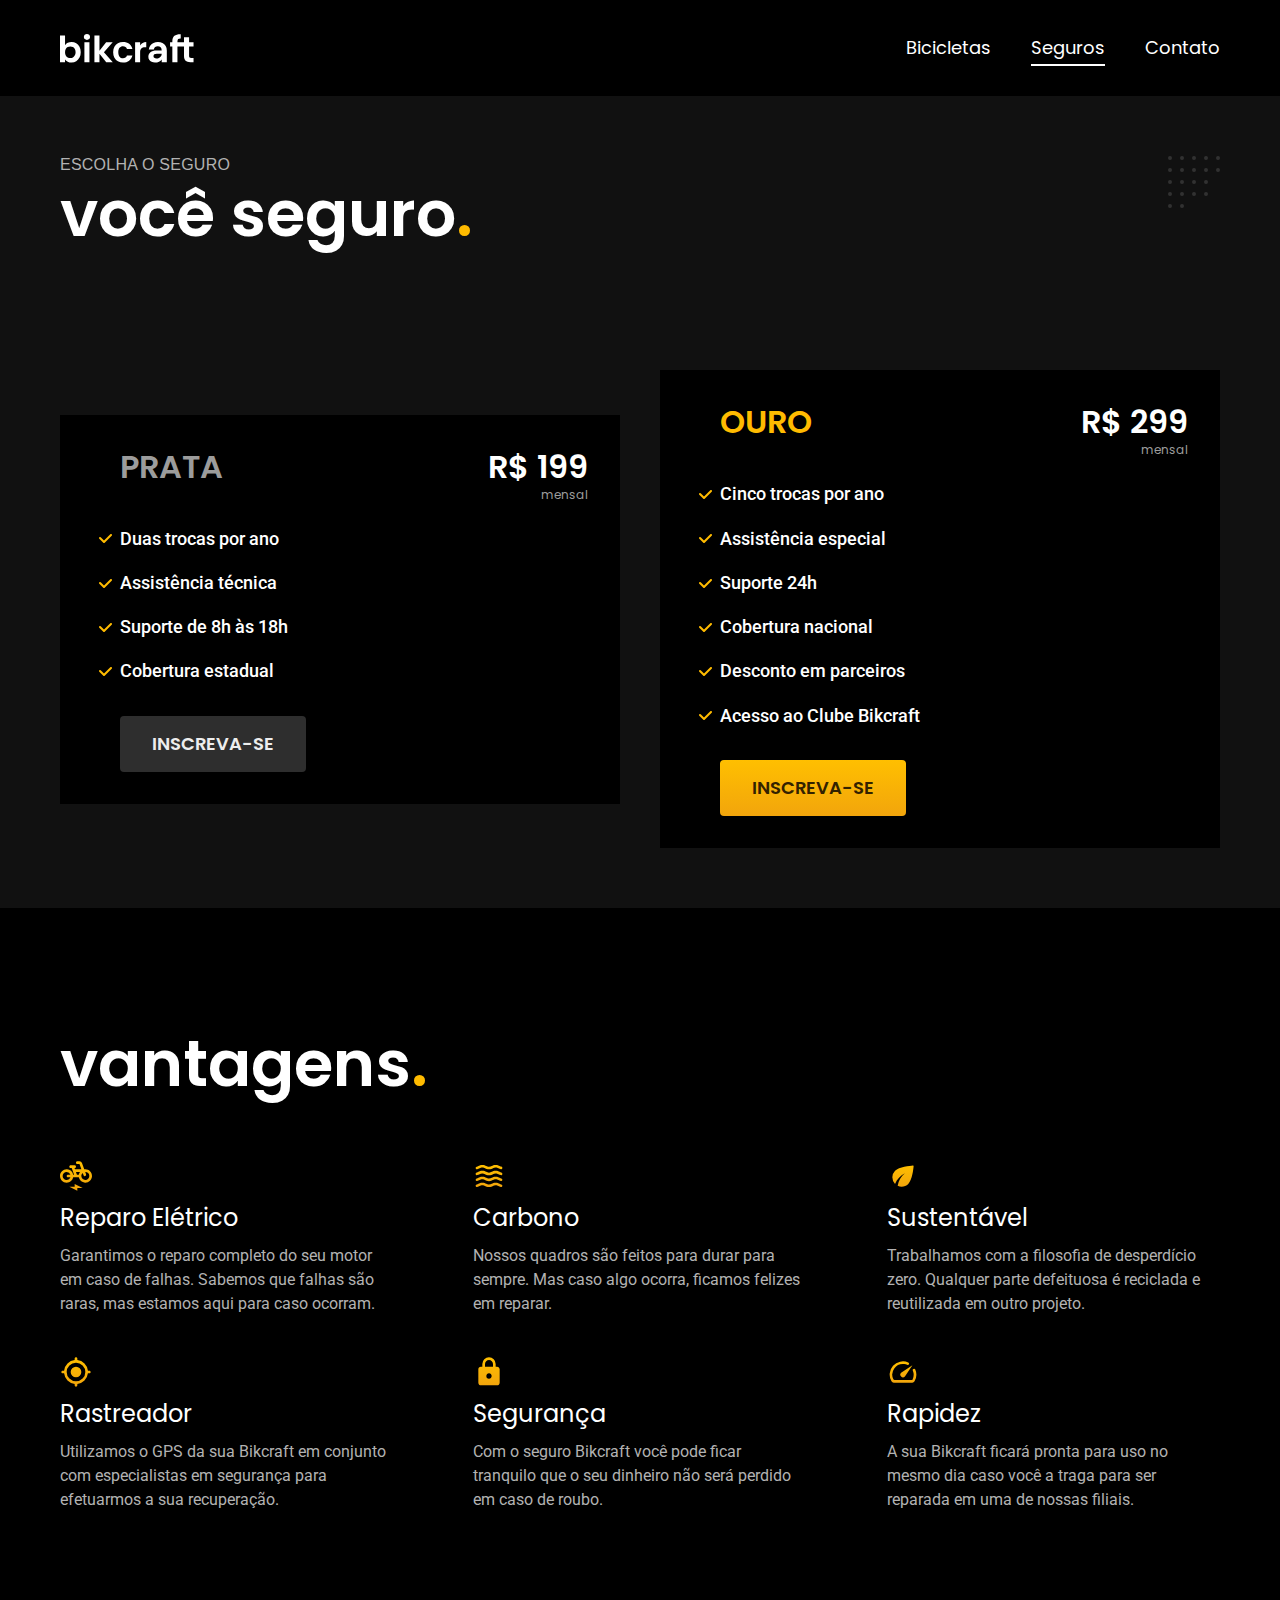
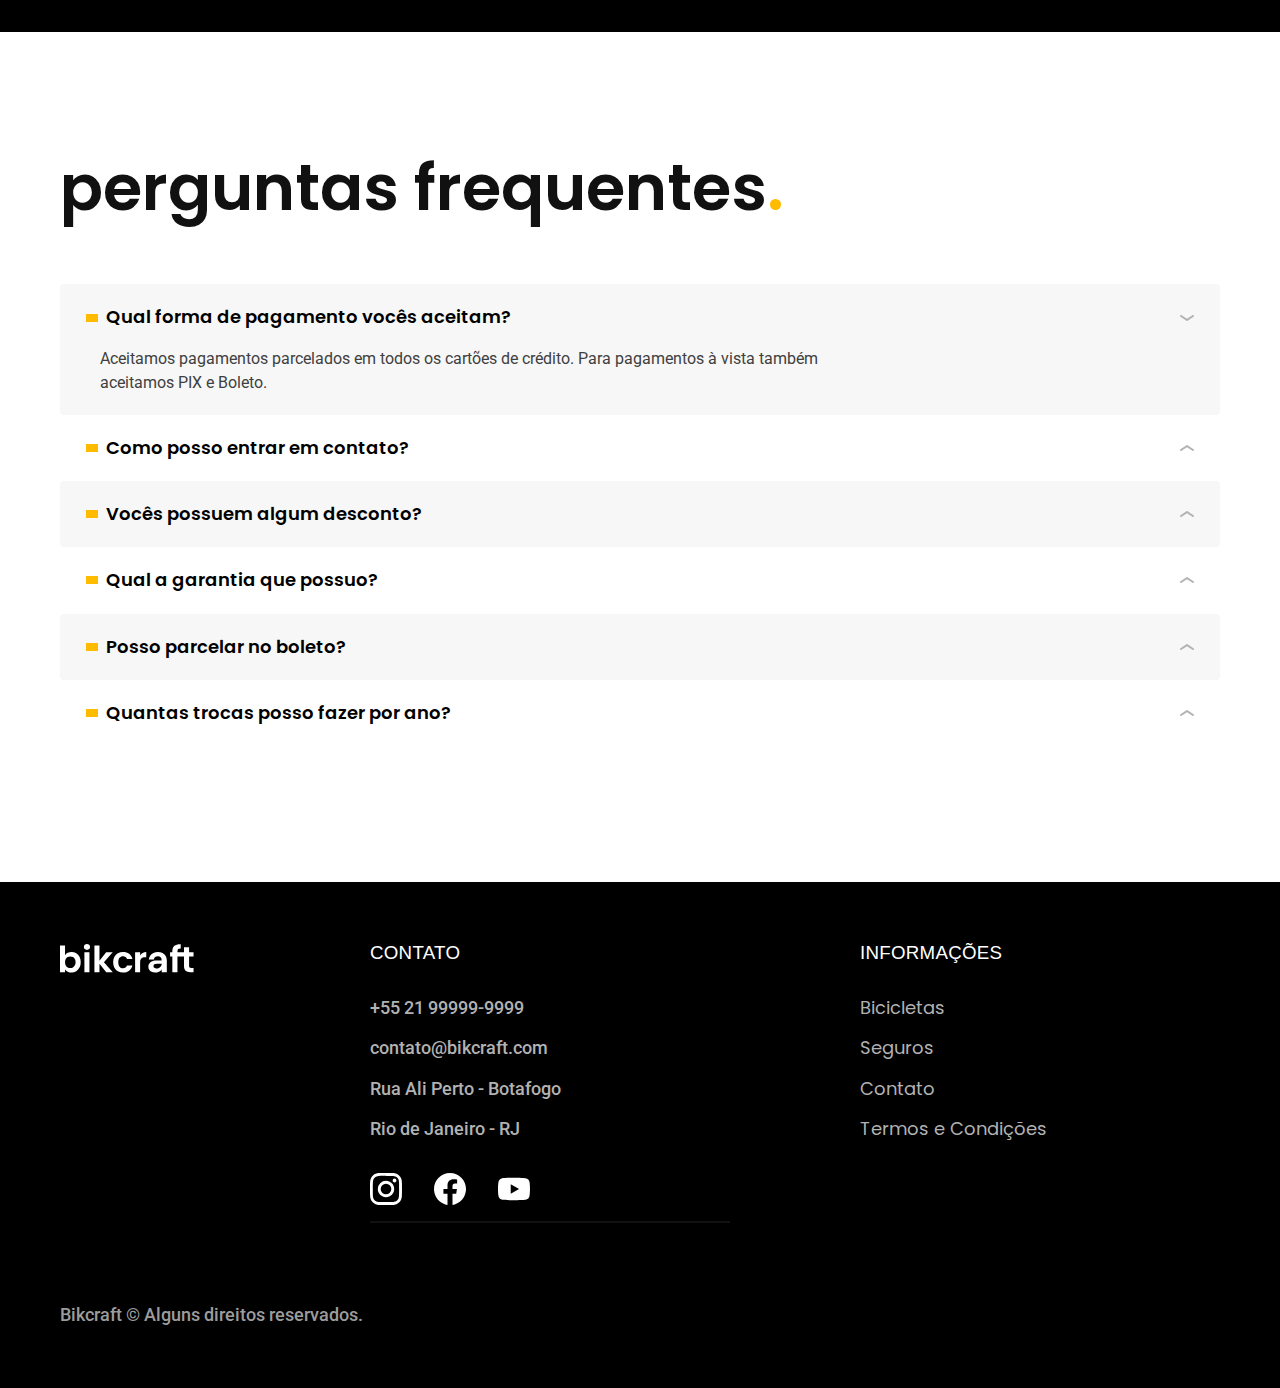
<file: seguros.html>
<!DOCTYPE html>

<html lang="pt-br">

<head>
  <meta charset="UTF-8">
  <meta name="viewport" content="width=device-width, initial-scale=1.0">
  <meta name="description" content="Termos e Condições.">
  <link rel="stylesheet" href="/css/style.css">
  <link rel="preload" href="/css/style.css" as="style">
  <link rel="preconnect" href="https://fonts.googleapis.com">
  <link rel="preconnect" href="https://fonts.gstatic.com" crossorigin>
  <link href="https://fonts.googleapis.com/css2?family=Merriweather:ital,wght@1,900&family=Poppins:wght@400;600&family=Roboto:wght@400;500&display=swap" rel="stylesheet">
  <title>Seguros | Bikcraft </title>
  <script>document.documentElement.classList.add('js');</script>
</head>


<body id="seguros">
  <header class="header-bg">
    <div class="container header">
      <a href="/index.html"><img src="/bikcraft.svg" alt="Bikcraft"></a>
      <nav aria-label="primaria"></nav>
      <ul class="header-menu font-1-m cor-0">
        <li><a href="/bicicletas.html">Bicicletas</a></li>
        <li><a href="/seguros.html">Seguros</a></li>
        <li><a href="/contato.html">Contato</a></li>
      </ul>
    </div>
  </header>

  <main class="seguros-bg">
    <div class="titulo-bg">
      <div class="titulo container">
        <p class="font-2-l-b cor-5">Escolha o seguro</p>
        <h1 class="font-1-xxl cor-0">você seguro<span class="cor-p1">.</span></h1>
      </div>
    </div>

    <div class="seguros container">
      <div class="seguros-item fadeInLeft" data-anime="200">
        <h3 class="font-1-xl cor-6">PRATA</h3>
        <span class="font-1-xl cor-0">R$ 199<span class="font-1-xs cor-6">mensal</span></span>
        <ul class="font-2-m cor-0">
          <li>Duas trocas por ano</li>
          <li>Assistência técnica</li>
          <li>Suporte de 8h às 18h</li>
          <li>Cobertura estadual</li>
        </ul>
        <a class="botao secundario" href="/orcamento.html?tipo=seguro&produto=prata">Inscreva-se</a>


      </div>
      <div class="seguros-item fadeInRight" data-anime="400">
        <h3 class="font-1-xl cor-p1">OURO</h3>
        <span class="font-1-xl cor-0">R$ 299<span class="font-1-xs cor-6">mensal</span></span>
        <ul class="font-2-m cor-0">
          <li>Cinco trocas por ano</li>
          <li>Assistência especial</li>
          <li>Suporte 24h</li>
          <li>Cobertura nacional</li>
          <li>Desconto em parceiros</li>
          <li>Acesso ao Clube Bikcraft</li>

        </ul>
        <a class="botao" href="/orcamento.html?tipo=seguro&produto=ouro">Inscreva-se</a>

      </div>
    </div>


  </main>

  <article class="vantagens-bg">
    <div class="vantagens container">
      <h2 class="font-1-xxl cor-0">vantagens<span class="cor-p1">.</span></h2>
      <ul>
        <li>
          <img src="/icones/eletrica.svg" alt="">
          <h3 class="font-1-l cor-0">Reparo Elétrico</h3>
          <p class="font-2-s cor-5">Garantimos o reparo completo do seu motor em caso de falhas. Sabemos que falhas são raras, mas estamos aqui para caso ocorram.</p>
        </li>
        <li>
          <img src="/icones/carbono.svg" alt="">
          <h3 class="font-1-l cor-0">Carbono</h3>
          <p class="font-2-s cor-5">Nossos quadros são feitos para durar para sempre. Mas caso algo ocorra, ficamos felizes em reparar.</p>
        </li>
        <li>
          <img src="/icones/sustentavel.svg" alt="">
          <h3 class="font-1-l cor-0">Sustentável</h3>
          <p class="font-2-s cor-5">Trabalhamos com a filosofia de desperdício zero. Qualquer parte defeituosa é reciclada e reutilizada em outro projeto.</p>
        </li>
        <li>
          <img src="/icones/rastreador.svg" alt="">
          <h3 class="font-1-l cor-0">Rastreador</h3>
          <p class="font-2-s cor-5">Utilizamos o GPS da sua Bikcraft em conjunto com especialistas em segurança para efetuarmos a sua recuperação.</p>
        </li>
        <li>
          <img src="/icones/seguro.svg" alt="">
          <h3 class="font-1-l cor-0">Segurança</h3>
          <p class="font-2-s cor-5">Com o seguro Bikcraft você pode ficar tranquilo que o seu dinheiro não será perdido em caso de roubo.</p>
        </li>

        <li>
          <img src="/icones/velocidade.svg" alt="">
          <h3 class="font-1-l cor-0">Rapidez</h3>
          <p class="font-2-s cor-5">A sua Bikcraft ficará pronta para uso no mesmo dia caso você a traga para ser reparada em uma de nossas filiais. </p>
        </li>
      </ul>
    </div>


  </article>

  <article class="perguntas container">
    <h2 class="font-1-xxl">perguntas frequentes<span class="cor-p1">.</span></h2>
    <dl>
      <div>
        <dt><button class="font-1-m-b" aria-controls="pergunta1" aria-expanded="true">Qual forma de pagamento vocês aceitam?</button></dt>
        <dd id="pergunta1" class="font-2-s cor-9 ativa">Aceitamos pagamentos parcelados em todos os cartões de crédito. Para pagamentos à vista também aceitamos PIX e Boleto.</dd>
      </div>


      <div>
        <dt><button class="font-1-m-b" aria-controls="pergunta2" aria-expanded="false">Como posso entrar em contato?</button></dt>
        <dd id="pergunta2" class="font-2-s cor-9">Aceitamos pagamentos parcelados em todos os cartões de crédito. Para pagamentos à vista também aceitamos PIX e Boleto.</dd>
      </div>


      <div>
        <dt><button class="font-1-m-b" aria-controls="pergunta3" aria-expanded="false">Vocês possuem algum desconto?</button></dt>
        <dd id="pergunta3" class="font-2-s cor-9">Aceitamos pagamentos parcelados em todos os cartões de crédito. Para pagamentos à vista também aceitamos PIX e Boleto.</dd>
      </div>


      <div>
        <dt><button class="font-1-m-b" aria-controls="pergunta4" aria-expanded="false">Qual a garantia que possuo?</button></dt>
        <dd id="pergunta4" class="font-2-s cor-9">Aceitamos pagamentos parcelados em todos os cartões de crédito. Para pagamentos à vista também aceitamos PIX e Boleto.</dd>
      </div>


      <div>
        <dt><button class="font-1-m-b" aria-controls="pergunta5" aria-expanded="false">Posso parcelar no boleto?</button></dt>
        <dd id="pergunta5" class="font-2-s cor-9">Aceitamos pagamentos parcelados em todos os cartões de crédito. Para pagamentos à vista também aceitamos PIX e Boleto.</dd>
      </div>


      <div>
        <dt><button class="font-1-m-b" aria-controls="pergunta6" aria-expanded="false">Quantas trocas posso fazer por ano?</button></dt>
        <dd id="pergunta6" class="font-2-s cor-9">Aceitamos pagamentos parcelados em todos os cartões de crédito. Para pagamentos à vista também aceitamos PIX e Boleto.</dd>
      </div>
    </dl>


  </article>

  <footer class="footer-bg">
    <div class="footer container">
      <img src="/bikcraft.svg" alt="Bikcraft">
      <div class="footer-contato">
        <h3 class="font-2-l-b cor-0">Contato</h3>
        <ul class="font-2-m cor-5">
          <li><a href="tel:+5521999999999">+55 21 99999-9999</a></li>
          <li><a href="mailto:contato@bikcraft.com">contato@bikcraft.com</a></li>
          <li>Rua Ali Perto - Botafogo</li>
          <li>Rio de Janeiro - RJ</li>
        </ul>

        <div class="footer-redes">
          <a href="/">
            <img src="/redes/instagram.svg" alt="Instagram">
          </a>
          <a href="/">
            <img src="/redes/facebook.svg" alt="Facebook">
          </a>
          <a href="/">
            <img src="/redes/youtube.svg" alt="Youtube">
          </a>
        </div>
      </div>
      <div class="footer-informacoes">
        <h3 class="font-2-l-b cor-0">Informações</h3>
        <nav>
          <ul class="font-1-m cor-5">
            <li><a href="/bicicletas.html">Bicicletas</a></li>
            <li><a href="/seguros.html">Seguros</a></li>
            <li><a href="/contato.html">Contato</a></li>
            <li><a href="/termos.html">Termos e Condições</a></li>

          </ul>
        </nav>
      </div>
      <p class="footer-copy font-2-m cor-6">Bikcraft © Alguns direitos reservados.</p>
    </div>

    </div>
  </footer>
  <script src="/js/simple-anime.js"></script>
  <script src="/js/script.js"></script>
</body>

</html>
</file>
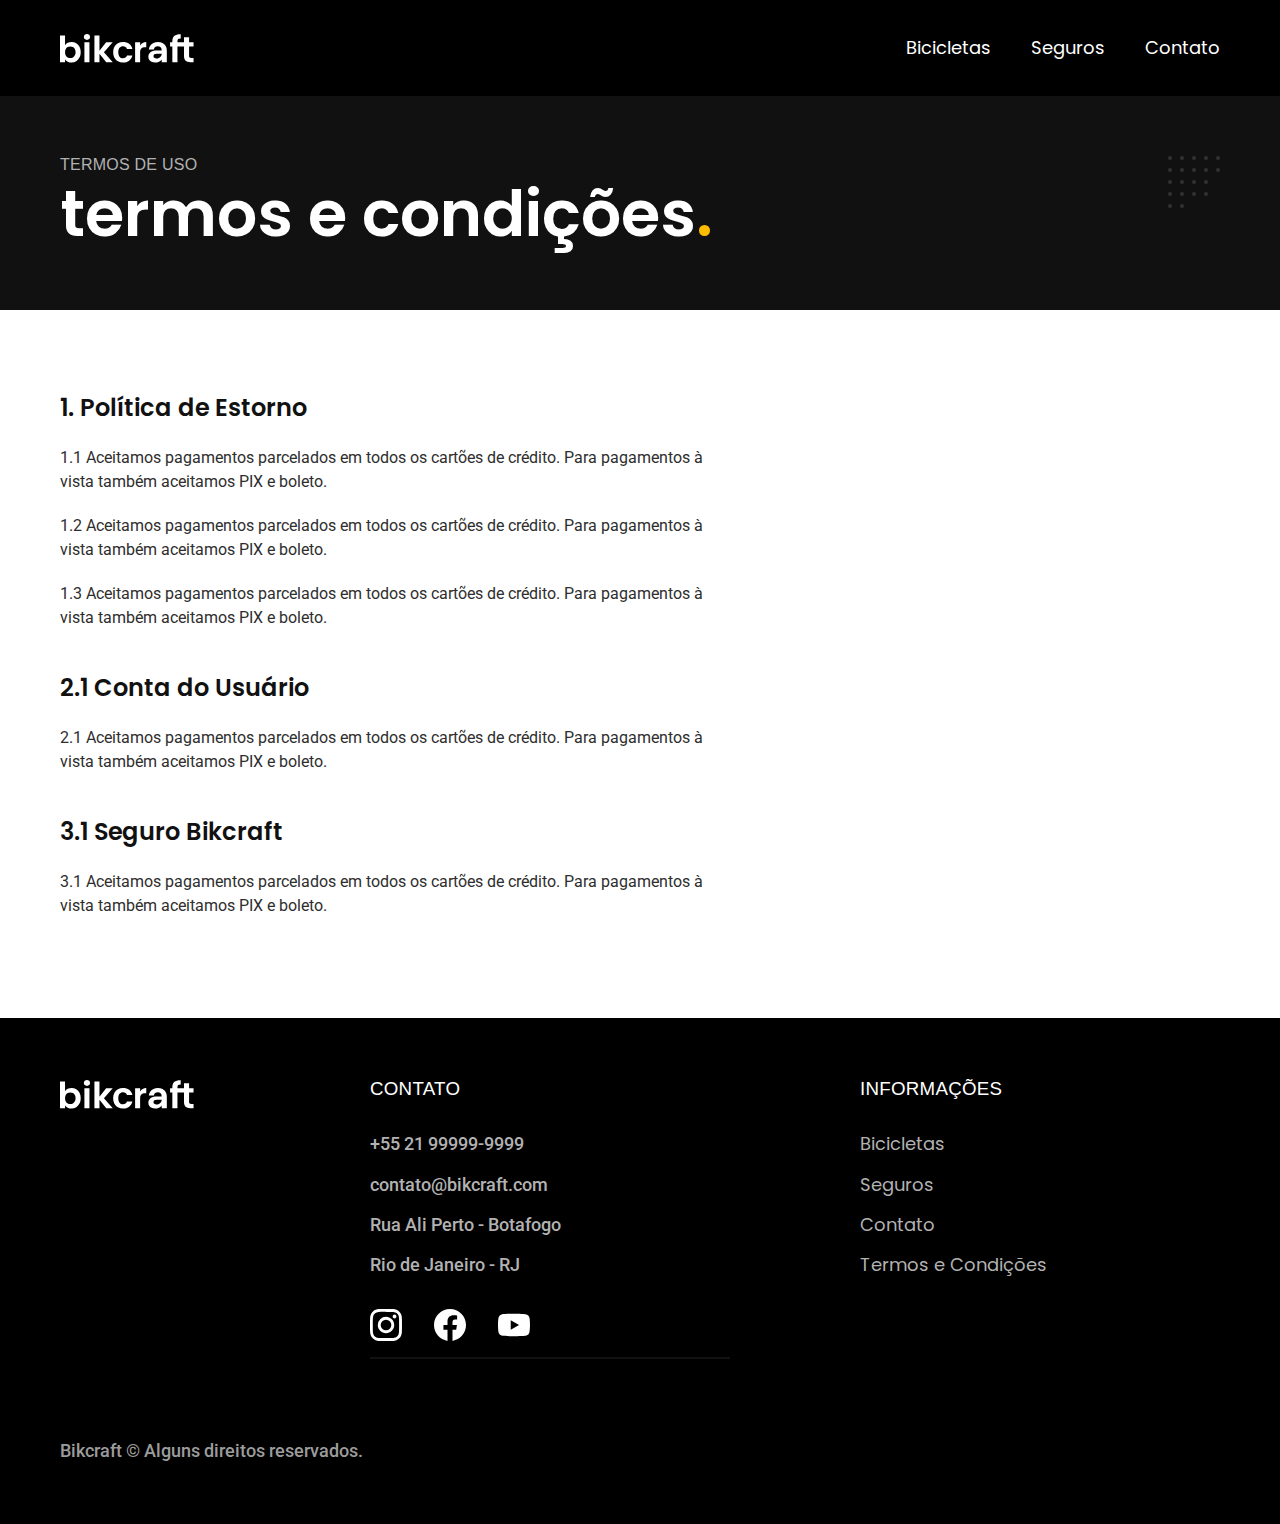
<file: termos.html>
<!DOCTYPE html>

<html lang="pt-br">

<head>
  <meta charset="UTF-8">
  <meta name="viewport" content="width=device-width, initial-scale=1.0">
  <meta name="description" content="Termos e Condições.">
  <link rel="stylesheet" href="/css/style.css">
  <link rel="preload" href="/css/style.css" as="style">
  <link rel="preconnect" href="https://fonts.googleapis.com">
  <link rel="preconnect" href="https://fonts.gstatic.com" crossorigin>
  <link href="https://fonts.googleapis.com/css2?family=Merriweather:ital,wght@1,900&family=Poppins:wght@400;600&family=Roboto:wght@400;500&display=swap" rel="stylesheet">
  <title>Termos e Condições | Bikcraft </title>
  <script>document.documentElement.classList.add('js');</script>
</head>


<body id="termos">
  <header class="header-bg">
    <div class="container header">
      <a href="/index.html"><img src="/bikcraft.svg" alt="Bikcraft"></a>
      <nav aria-label="primaria"></nav>
      <ul class="header-menu font-1-m cor-0">
        <li><a href="/bicicletas.html">Bicicletas</a></li>
        <li><a href="/seguros.html">Seguros</a></li>
        <li><a href="/contato.html">Contato</a></li>
      </ul>
    </div>
  </header>

  <main>
    <div class="titulo-bg">
      <div class="titulo container">
        <p class="font-2-l-b cor-5">Termos de uso</p>
        <h1 class="font-1-xxl cor-0">termos e condições<span class="cor-p1">.</span></h1>
      </div>
    </div>

    <div class="termos font-2-s cor-10 container">
      <h2 class="font-1-l cor-11">1. Política de Estorno</h2>
      <p>1.1 Aceitamos pagamentos parcelados em todos os cartões de crédito. Para pagamentos à vista também aceitamos PIX e boleto. </p>
      <p>1.2 Aceitamos pagamentos parcelados em todos os cartões de crédito. Para pagamentos à vista também aceitamos PIX e boleto. </p>
      <p>1.3 Aceitamos pagamentos parcelados em todos os cartões de crédito. Para pagamentos à vista também aceitamos PIX e boleto. </p>
      <h2 class="font-1-l cor-11">2.1 Conta do Usuário</h2>
      <p>2.1 Aceitamos pagamentos parcelados em todos os cartões de crédito. Para pagamentos à vista também aceitamos PIX e boleto. </p>
      <h2 class="font-1-l cor-11">3.1 Seguro Bikcraft</h2>
      <p>3.1 Aceitamos pagamentos parcelados em todos os cartões de crédito. Para pagamentos à vista também aceitamos PIX e boleto. </p>
    </div>
  </main>


  <footer class="footer-bg">
    <div class="footer container">
      <img src="/bikcraft.svg" alt="Bikcraft">
      <div class="footer-contato">
        <h3 class="font-2-l-b cor-0">Contato</h3>
        <ul class="font-2-m cor-5">
          <li><a href="tel:+5521999999999">+55 21 99999-9999</a></li>
          <li><a href="mailto:contato@bikcraft.com">contato@bikcraft.com</a></li>
          <li>Rua Ali Perto - Botafogo</li>
          <li>Rio de Janeiro - RJ</li>
        </ul>

        <div class="footer-redes">
          <a href="/">
            <img src="/redes/instagram.svg" alt="Instagram">
          </a>
          <a href="/">
            <img src="/redes/facebook.svg" alt="Facebook">
          </a>
          <a href="/">
            <img src="/redes/youtube.svg" alt="Youtube">
          </a>
        </div>
      </div>
      <div class="footer-informacoes">
        <h3 class="font-2-l-b cor-0">Informações</h3>
        <nav>
          <ul class="font-1-m cor-5">
            <li><a href="/bicicletas.html">Bicicletas</a></li>
            <li><a href="/seguros.html">Seguros</a></li>
            <li><a href="/contato.html">Contato</a></li>
            <li><a href="/termos.html">Termos e Condições</a></li>

          </ul>
        </nav>
      </div>
      <p class="footer-copy font-2-m cor-6">Bikcraft © Alguns direitos reservados.</p>
    </div>

    </div>
  </footer>
  <script src="/js/script.js"></script>
</body>

</html>
</file>
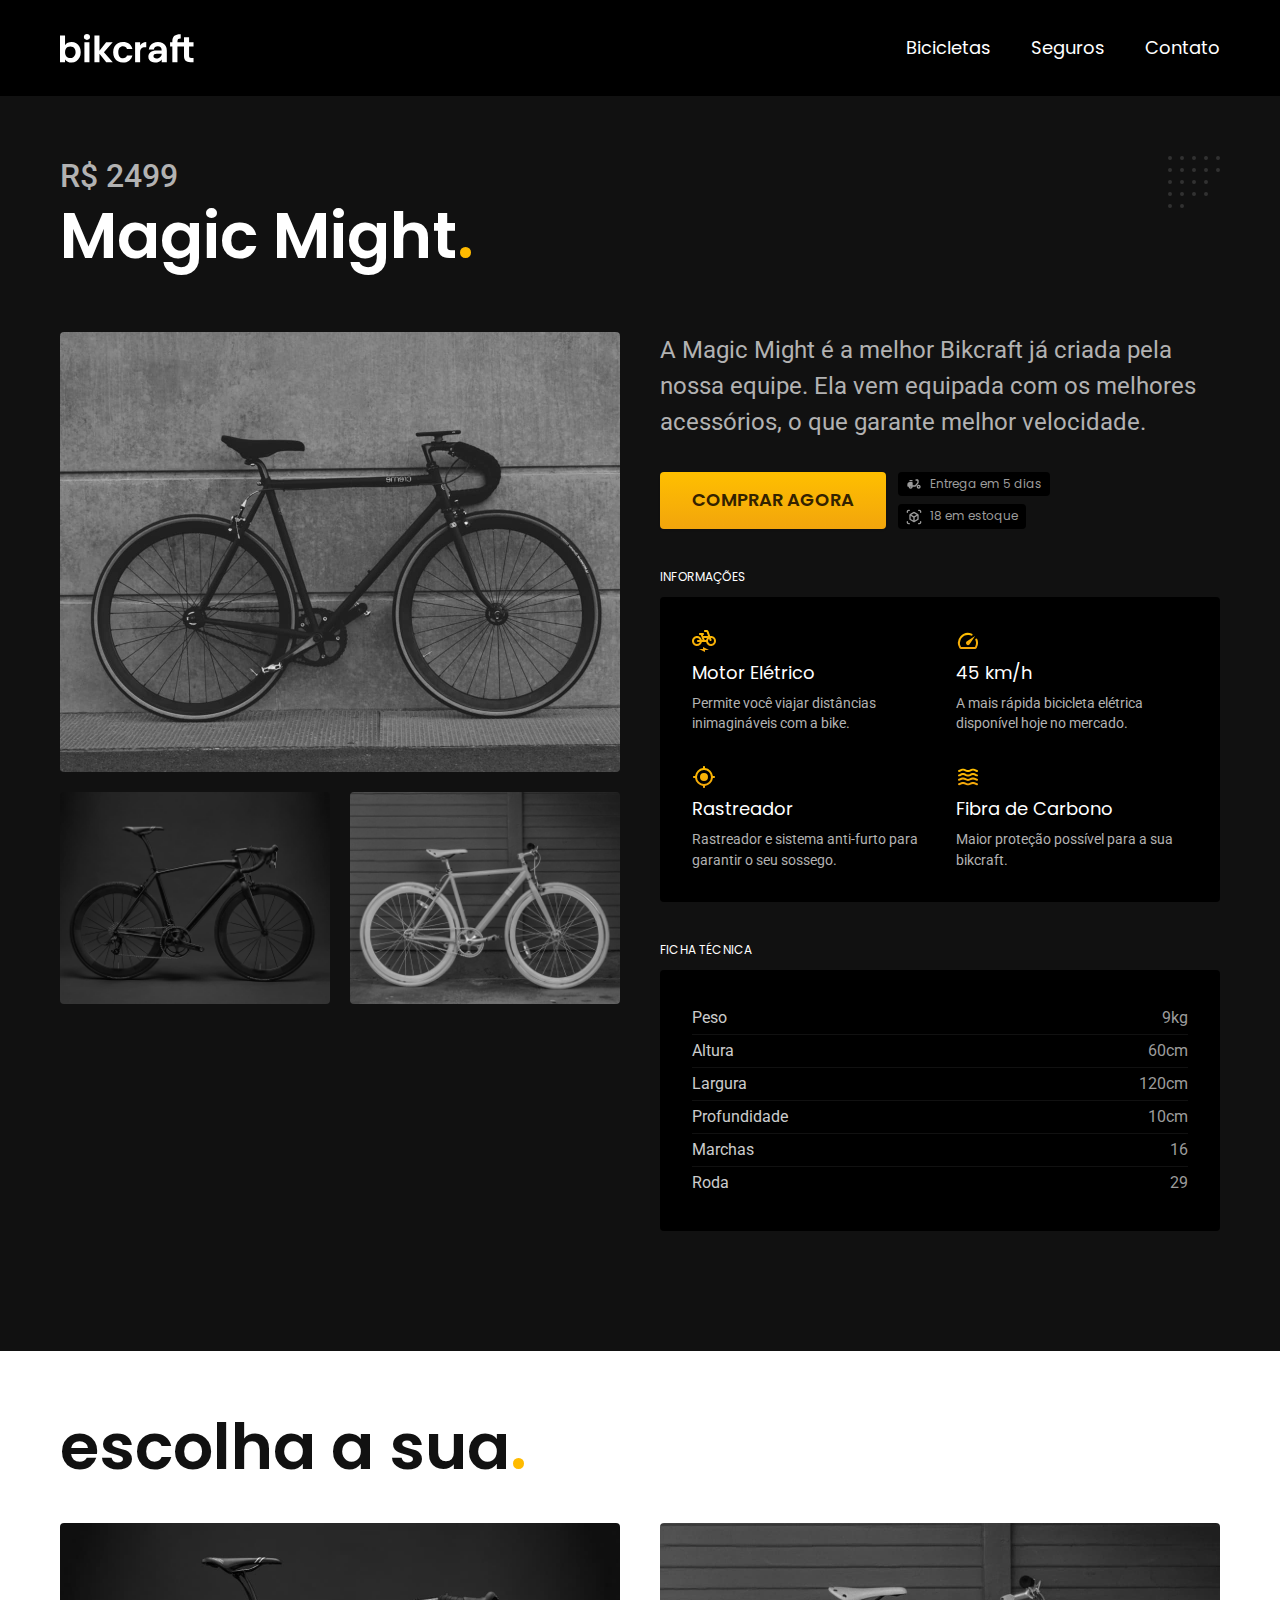
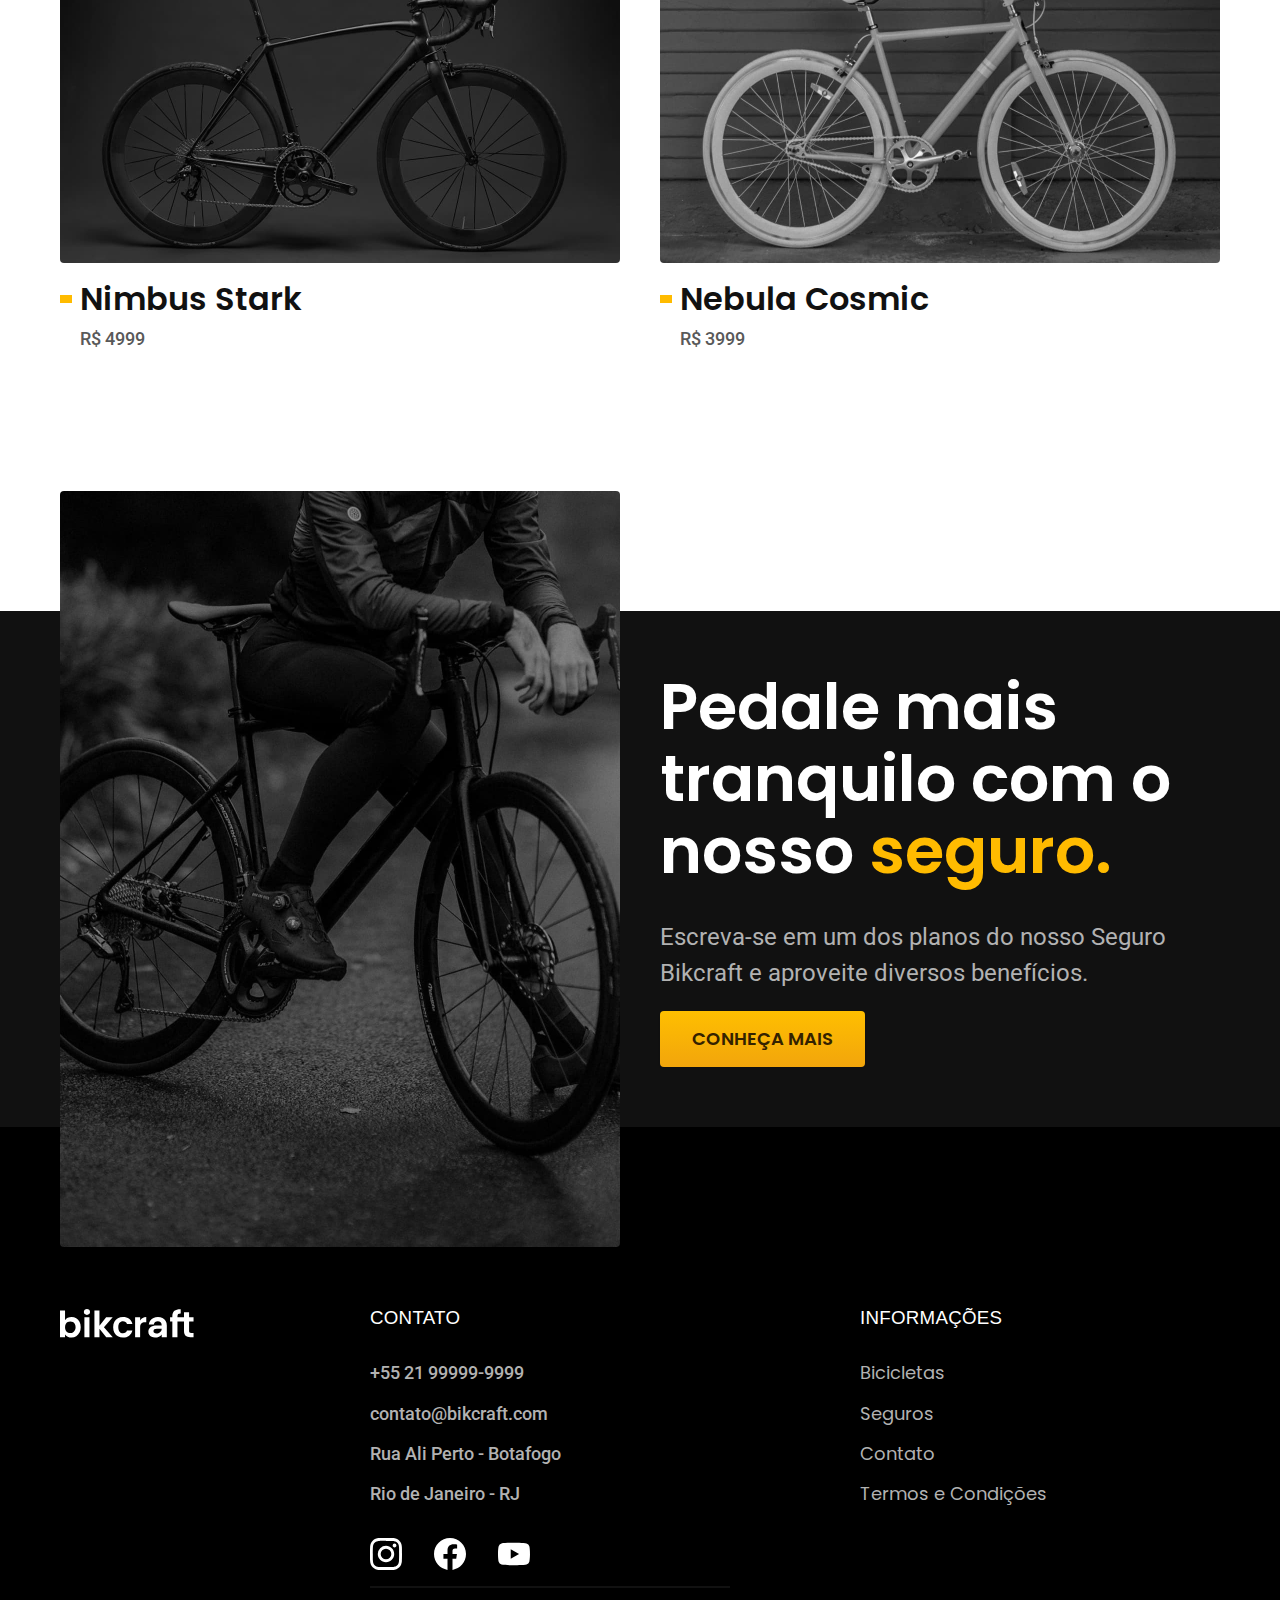
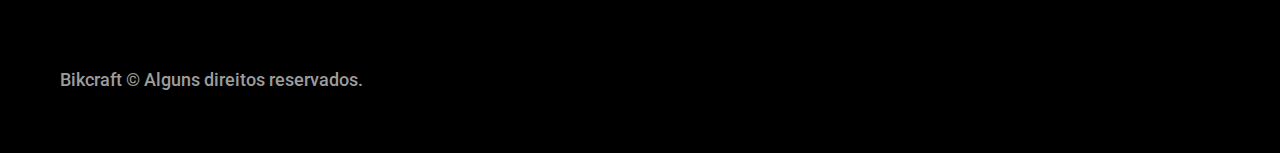
<file: bicicletas/magic.html>
<!DOCTYPE html>

<html lang="pt-br">

<head>
  <meta charset="UTF-8">
  <meta name="viewport" content="width=device-width, initial-scale=1.0">
  <meta name="description" content="Termos e Condições.">
  <link rel="stylesheet" href="/css/style.css">
  <link rel="preload" href="/css/style.css" as="style">
  <link rel="preconnect" href="https://fonts.googleapis.com">
  <link rel="preconnect" href="https://fonts.gstatic.com" crossorigin>
  <link href="https://fonts.googleapis.com/css2?family=Merriweather:ital,wght@1,900&family=Poppins:wght@400;600&family=Roboto:wght@400;500&display=swap" rel="stylesheet">
  <title>Magic | Bikcraft </title>
  <script>document.documentElement.classList.add('js');</script>
</head>


<body id="bicicleta">
  <header class="header-bg">
    <div class="container header">
      <a href="/index.html"><img src="/bikcraft.svg" alt="Bikcraft"></a>
      <nav aria-label="primaria"></nav>
      <ul class="header-menu font-1-m cor-0">
        <li><a href="/bicicletas.html">Bicicletas</a></li>
        <li><a href="/seguros.html">Seguros</a></li>
        <li><a href="/contato.html">Contato</a></li>
      </ul>
    </div>
  </header>

  <main class="titulo-bg">
    <div>
      <div class="titulo container">
        <p class="font-2-xl cor-5">R$ 2499</p>
        <h1 class="font-1-xxl cor-0">Magic Might<span class="cor-p1">.</span></h1>
      </div>
    </div>
    <div class="bicicleta container">
      <div class="bicicleta-imagens">
        <img src="/bicicleta/nimbus2.jpg" alt="">
        <img src="/bicicleta/nimbus1.jpg" alt="">
        <img src="/bicicleta/nimbus3.jpg" alt="">
      </div>
      <div class="bicicleta-conteudo">
        <p class="font-2-l cor-5">A Magic Might é a melhor Bikcraft já criada pela nossa equipe. Ela vem equipada com os melhores acessórios, o que garante melhor velocidade.</p>
        <div class="bicicleta-comprar">
          <a class="botao" href="../orcamento.html?tipo=bikcraft&produto=magic">Comprar Agora</a>
          <span class="font-1-xs cor-6"><img src="/icones/entrega.svg" alt="">Entrega em 5 dias</span>
          <span class="font-1-xs cor-6"><img src="/icones/estoque.svg" alt="">18 em estoque</span>
        </div>


        <h2 class="font-1-xs cor-0">Informações</h2>
        <ul class="bicicleta-informacoes">
          <li>
            <img src="/icones/eletrica.svg" alt="">
            <h3 class="font-1-m cor-0">Motor Elétrico</h3>
            <p class="font-2-xs cor-5">Permite você viajar distâncias inimagináveis com a bike.</p>
          </li>
          <li>
            <img src="/icones/velocidade.svg" alt="">
            <h3 class="font-1-m cor-0">45 km/h</h3>
            <p class="font-2-xs cor-5">A mais rápida bicicleta elétrica disponível hoje no mercado.</p>
          </li>
          <li>
            <img src="/icones/rastreador.svg" alt="">
            <h3 class="font-1-m cor-0">Rastreador</h3>
            <p class="font-2-xs cor-5">Rastreador e sistema anti-furto para garantir o seu sossego.</p>
          </li>
          <li>
            <img src="/icones/carbono.svg" alt="">
            <h3 class="font-1-m cor-0">Fibra de Carbono</h3>
            <p class="font-2-xs cor-5">Maior proteção possível para a sua bikcraft.</p>
          </li>
        </ul>

        <h2 class="font-1-xs cor-0">Ficha Técnica</h2>
        <ul class="bicicleta-ficha font-2-s cor-4">
          <li>Peso <span>9kg</span> </li>
          <li>Altura <span>60cm</span> </li>
          <li>Largura <span>120cm</span> </li>
          <li>Profundidade <span>10cm</span> </li>
          <li>Marchas <span>16</span> </li>
          <li>Roda <span>29</span> </li>

        </ul>
      </div>
    </div>



  </main>

  <article class="bicicletas-lista container">
    <h2 class="font-1-xxl">escolha a sua<span class="cor-p1">.</span></h2>

    <ul>
      <li>
        <a href="nimbus.html">
          <img src="/bicicletas/nimbus.jpg" alt="Bicicleta preta">
          <h3 class="font-1-xl">Nimbus Stark</h3>
          <span class="font-2-m  cor-8">R$ 4999</span>
        </a>
      </li>
      <li>
        <a href="nebula.html">
          <img src="/bicicletas/nebula.jpg" alt="Bicicleta preta">
          <h3 class="font-1-xl">Nebula Cosmic</h3>
          <span class="font-2-m  cor-8">R$ 3999</span>
        </a>
      </li>
    </ul>
  </article>

  <article class="seguro-bg">
    <div class="seguro container">
      <div class="seguro-imagem">
        <img src="/fotos/seguros.jpg" alt="Pessoa em cima de uma bicicleta.">
      </div>
      <div class="seguro-conteudo">
        <h2 class="font-1-xxl cor-0">Pedale mais tranquilo com o nosso <span class="cor-p1">seguro.</span></h2>
        <p class="font-2-l cor-5">Escreva-se em um dos planos do nosso Seguro Bikcraft e aproveite diversos benefícios.</p>
        <a class="botao" href="/seguros.html">Conheça Mais</a>


      </div>


    </div>

  </article>

  <footer class="footer-bg">
    <div class="footer container">
      <img src="/bikcraft.svg" alt="Bikcraft">
      <div class="footer-contato">
        <h3 class="font-2-l-b cor-0">Contato</h3>
        <ul class="font-2-m cor-5">
          <li><a href="tel:+5521999999999">+55 21 99999-9999</a></li>
          <li><a href="mailto:contato@bikcraft.com">contato@bikcraft.com</a></li>
          <li>Rua Ali Perto - Botafogo</li>
          <li>Rio de Janeiro - RJ</li>
        </ul>

        <div class="footer-redes">
          <a href="/">
            <img src="/redes/instagram.svg" alt="Instagram">
          </a>
          <a href="/">
            <img src="/redes/facebook.svg" alt="Facebook">
          </a>
          <a href="/">
            <img src="/redes/youtube.svg" alt="Youtube">
          </a>
        </div>
      </div>
      <div class="footer-informacoes">
        <h3 class="font-2-l-b cor-0">Informações</h3>
        <nav>
          <ul class="font-1-m cor-5">
            <li><a href="/bicicletas.html">Bicicletas</a></li>
            <li><a href="/seguros.html">Seguros</a></li>
            <li><a href="/contato.html">Contato</a></li>
            <li><a href="/termos.html">Termos e Condições</a></li>

          </ul>
        </nav>
      </div>
      <p class="footer-copy font-2-m cor-6">Bikcraft © Alguns direitos reservados.</p>
    </div>

    </div>
  </footer>
  <script src="/js/script.js"></script>
</body>

</html>
</file>
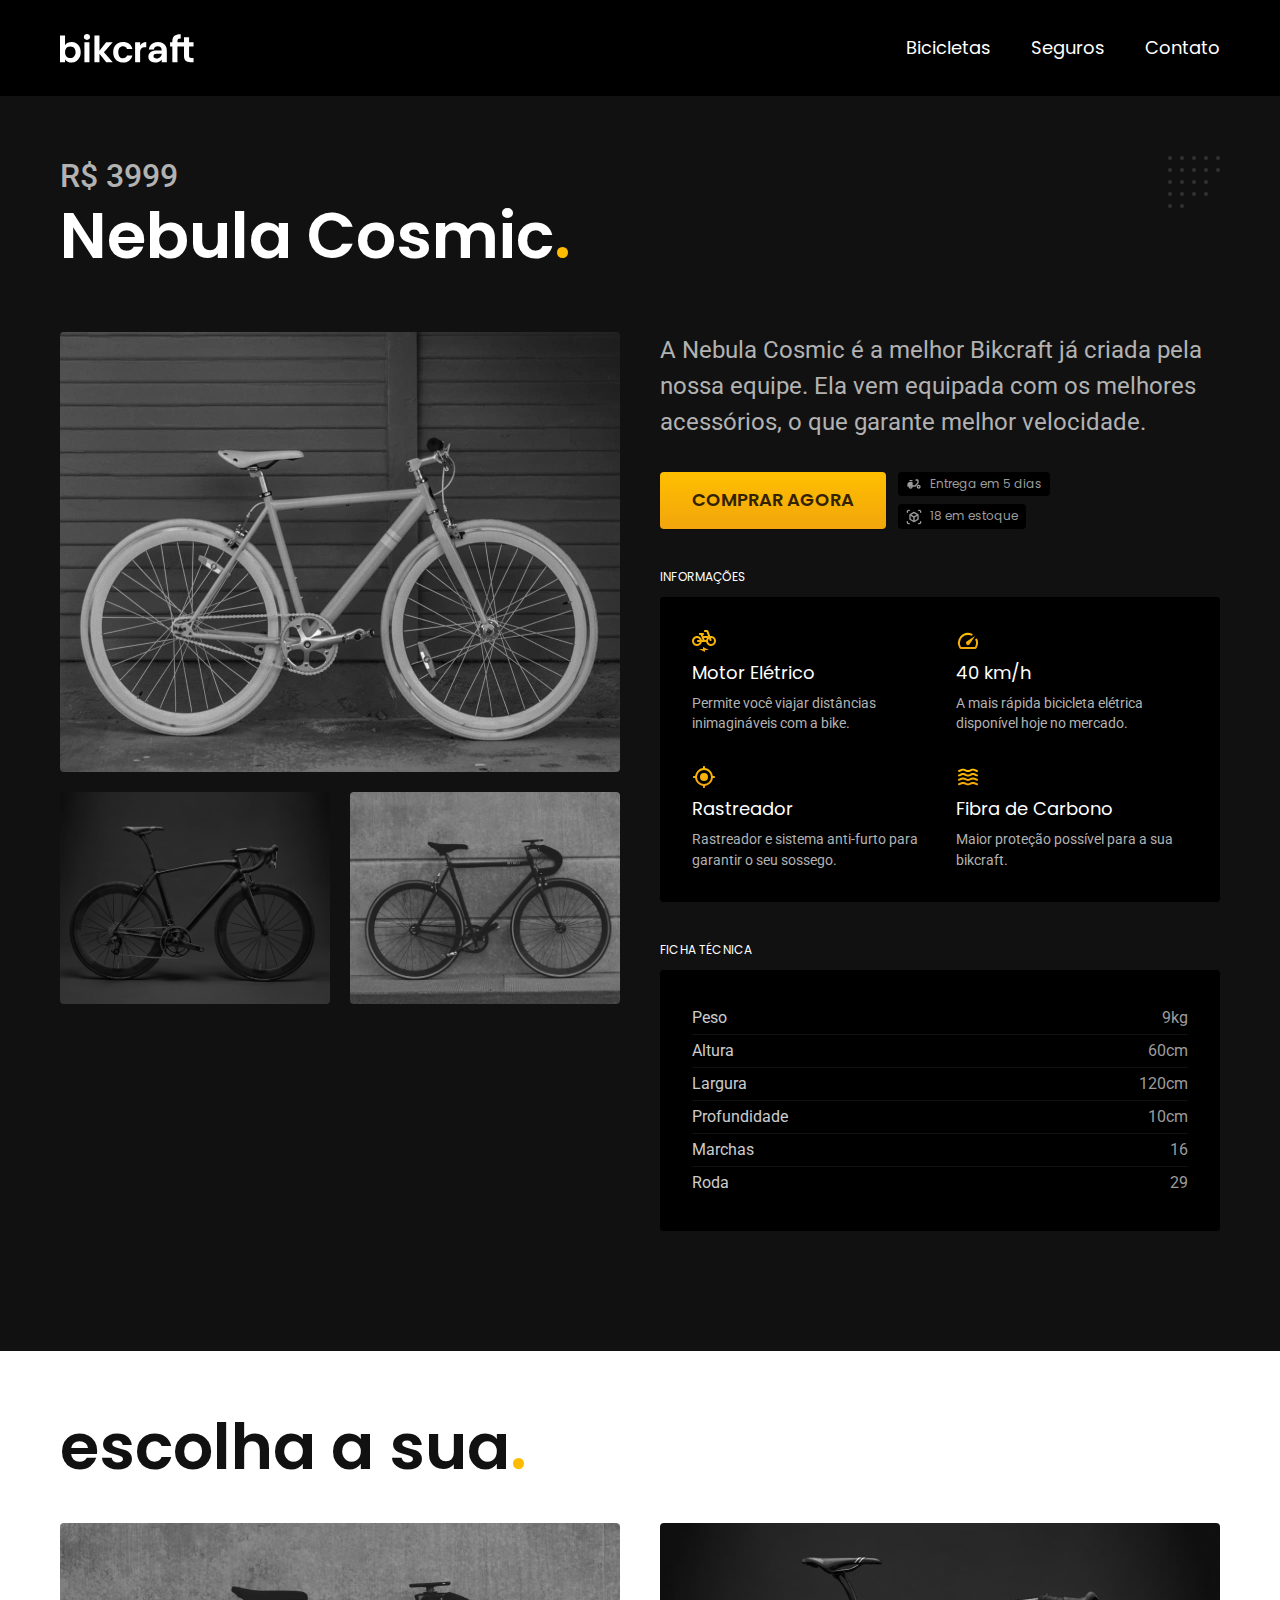
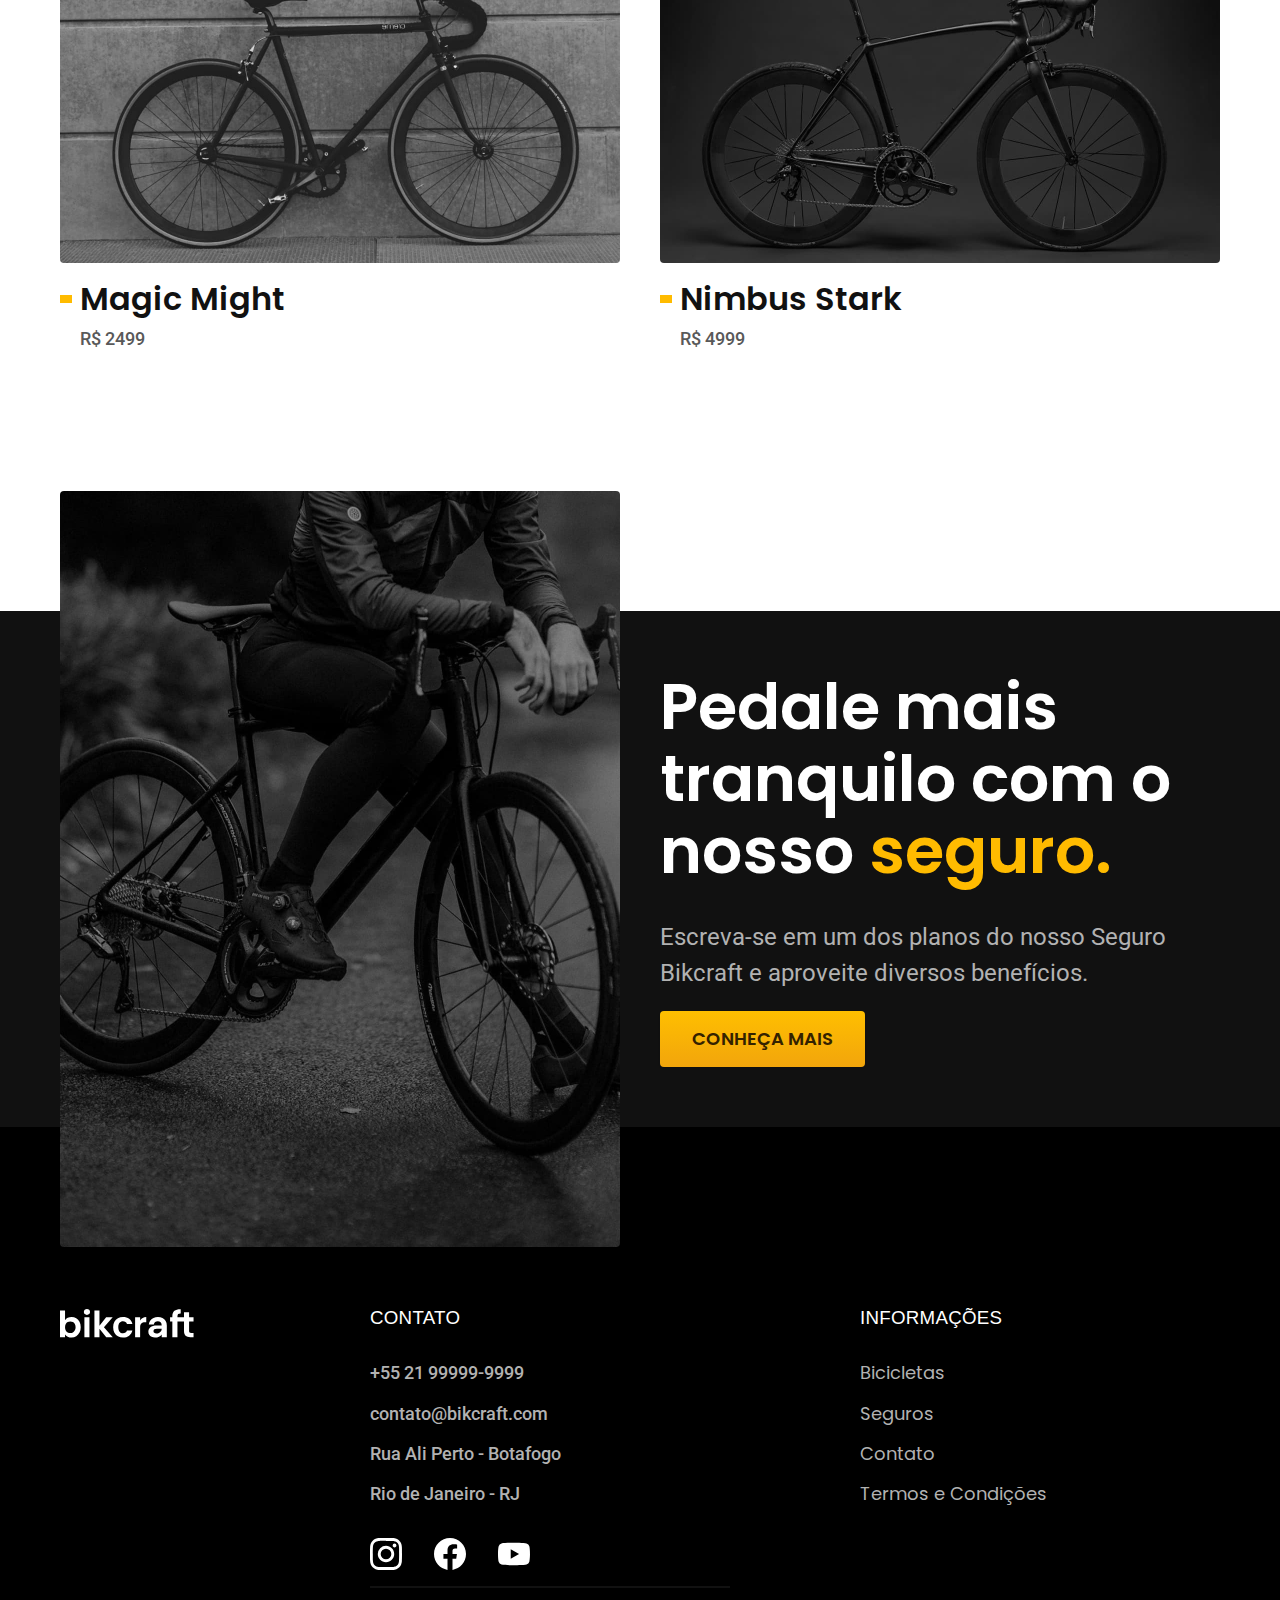
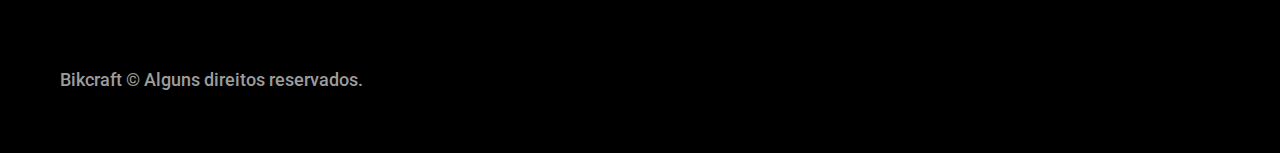
<file: bicicletas/nebula.html>
<!DOCTYPE html>

<html lang="pt-br">

<head>
  <meta charset="UTF-8">
  <meta name="viewport" content="width=device-width, initial-scale=1.0">
  <meta name="description" content="Termos e Condições.">
  <link rel="stylesheet" href="/css/style.css">
  <link rel="preload" href="/css/style.css" as="style">
  <link rel="preconnect" href="https://fonts.googleapis.com">
  <link rel="preconnect" href="https://fonts.gstatic.com" crossorigin>
  <link href="https://fonts.googleapis.com/css2?family=Merriweather:ital,wght@1,900&family=Poppins:wght@400;600&family=Roboto:wght@400;500&display=swap" rel="stylesheet">
  <title>Nebula | Bikcraft </title>
  <script>document.documentElement.classList.add('js');</script>
</head>


<body id="bicicleta">
  <header class="header-bg">
    <div class="container header">
      <a href="/index.html"><img src="/bikcraft.svg" alt="Bikcraft"></a>
      <nav aria-label="primaria"></nav>
      <ul class="header-menu font-1-m cor-0">
        <li><a href="/bicicletas.html">Bicicletas</a></li>
        <li><a href="/seguros.html">Seguros</a></li>
        <li><a href="/contato.html">Contato</a></li>
      </ul>
    </div>
  </header>

  <main class="titulo-bg">
    <div>
      <div class="titulo container">
        <p class="font-2-xl cor-5">R$ 3999</p>
        <h1 class="font-1-xxl cor-0">Nebula Cosmic<span class="cor-p1">.</span></h1>
      </div>
    </div>
    <div class="bicicleta container">
      <div class="bicicleta-imagens">
        <img src="/bicicleta/nimbus3.jpg" alt="">
        <img src="/bicicleta/nimbus1.jpg" alt="">
        <img src="/bicicleta/nimbus2.jpg" alt="">
      </div>
      <div class="bicicleta-conteudo">
        <p class="font-2-l cor-5">A Nebula Cosmic é a melhor Bikcraft já criada pela nossa equipe. Ela vem equipada com os melhores acessórios, o que garante melhor velocidade.</p>
        <div class="bicicleta-comprar">
          <a class="botao" href="../orcamento.html?tipo=bikcraft&produto=nebula">Comprar Agora</a>
          <span class="font-1-xs cor-6"><img src="/icones/entrega.svg" alt="">Entrega em 5 dias</span>
          <span class="font-1-xs cor-6"><img src="/icones/estoque.svg" alt="">18 em estoque</span>
        </div>


        <h2 class="font-1-xs cor-0">Informações</h2>
        <ul class="bicicleta-informacoes">
          <li>
            <img src="/icones/eletrica.svg" alt="">
            <h3 class="font-1-m cor-0">Motor Elétrico</h3>
            <p class="font-2-xs cor-5">Permite você viajar distâncias inimagináveis com a bike.</p>
          </li>
          <li>
            <img src="/icones/velocidade.svg" alt="">
            <h3 class="font-1-m cor-0">40 km/h</h3>
            <p class="font-2-xs cor-5">A mais rápida bicicleta elétrica disponível hoje no mercado.</p>
          </li>
          <li>
            <img src="/icones/rastreador.svg" alt="">
            <h3 class="font-1-m cor-0">Rastreador</h3>
            <p class="font-2-xs cor-5">Rastreador e sistema anti-furto para garantir o seu sossego.</p>
          </li>
          <li>
            <img src="/icones/carbono.svg" alt="">
            <h3 class="font-1-m cor-0">Fibra de Carbono</h3>
            <p class="font-2-xs cor-5">Maior proteção possível para a sua bikcraft.</p>
          </li>
        </ul>

        <h2 class="font-1-xs cor-0">Ficha Técnica</h2>
        <ul class="bicicleta-ficha font-2-s cor-4">
          <li>Peso <span>9kg</span> </li>
          <li>Altura <span>60cm</span> </li>
          <li>Largura <span>120cm</span> </li>
          <li>Profundidade <span>10cm</span> </li>
          <li>Marchas <span>16</span> </li>
          <li>Roda <span>29</span> </li>

        </ul>
      </div>
    </div>



  </main>

  <article class="bicicletas-lista container">
    <h2 class="font-1-xxl">escolha a sua<span class="cor-p1">.</span></h2>

    <ul>
      <li>
        <a href="magic.html">
          <img src="/bicicletas/magic.jpg" alt="Bicicleta preta">
          <h3 class="font-1-xl">Magic Might</h3>
          <span class="font-2-m  cor-8">R$ 2499</span>
        </a>
      </li>
      <li>
        <a href="nimbus.html">
          <img src="/bicicletas/nimbus.jpg" alt="Bicicleta preta">
          <h3 class="font-1-xl">Nimbus Stark</h3>
          <span class="font-2-m  cor-8">R$ 4999</span>
        </a>
      </li>
    </ul>
  </article>

  <article class="seguro-bg">
    <div class="seguro container">
      <div class="seguro-imagem">
        <img src="/fotos/seguros.jpg" alt="Pessoa em cima de uma bicicleta.">
      </div>
      <div class="seguro-conteudo">
        <h2 class="font-1-xxl cor-0">Pedale mais tranquilo com o nosso <span class="cor-p1">seguro.</span></h2>
        <p class="font-2-l cor-5">Escreva-se em um dos planos do nosso Seguro Bikcraft e aproveite diversos benefícios.</p>
        <a class="botao" href="/seguros.html">Conheça Mais</a>


      </div>


    </div>

  </article>

  <footer class="footer-bg">
    <div class="footer container">
      <img src="/bikcraft.svg" alt="Bikcraft">
      <div class="footer-contato">
        <h3 class="font-2-l-b cor-0">Contato</h3>
        <ul class="font-2-m cor-5">
          <li><a href="tel:+5521999999999">+55 21 99999-9999</a></li>
          <li><a href="mailto:contato@bikcraft.com">contato@bikcraft.com</a></li>
          <li>Rua Ali Perto - Botafogo</li>
          <li>Rio de Janeiro - RJ</li>
        </ul>

        <div class="footer-redes">
          <a href="/">
            <img src="/redes/instagram.svg" alt="Instagram">
          </a>
          <a href="/">
            <img src="/redes/facebook.svg" alt="Facebook">
          </a>
          <a href="/">
            <img src="/redes/youtube.svg" alt="Youtube">
          </a>
        </div>
      </div>
      <div class="footer-informacoes">
        <h3 class="font-2-l-b cor-0">Informações</h3>
        <nav>
          <ul class="font-1-m cor-5">
            <li><a href="/bicicletas.html">Bicicletas</a></li>
            <li><a href="/seguros.html">Seguros</a></li>
            <li><a href="/contato.html">Contato</a></li>
            <li><a href="/termos.html">Termos e Condições</a></li>

          </ul>
        </nav>
      </div>
      <p class="footer-copy font-2-m cor-6">Bikcraft © Alguns direitos reservados.</p>
    </div>

    </div>
  </footer>
  <script src="/js/script.js"></script>
</body>

</html>
</file>
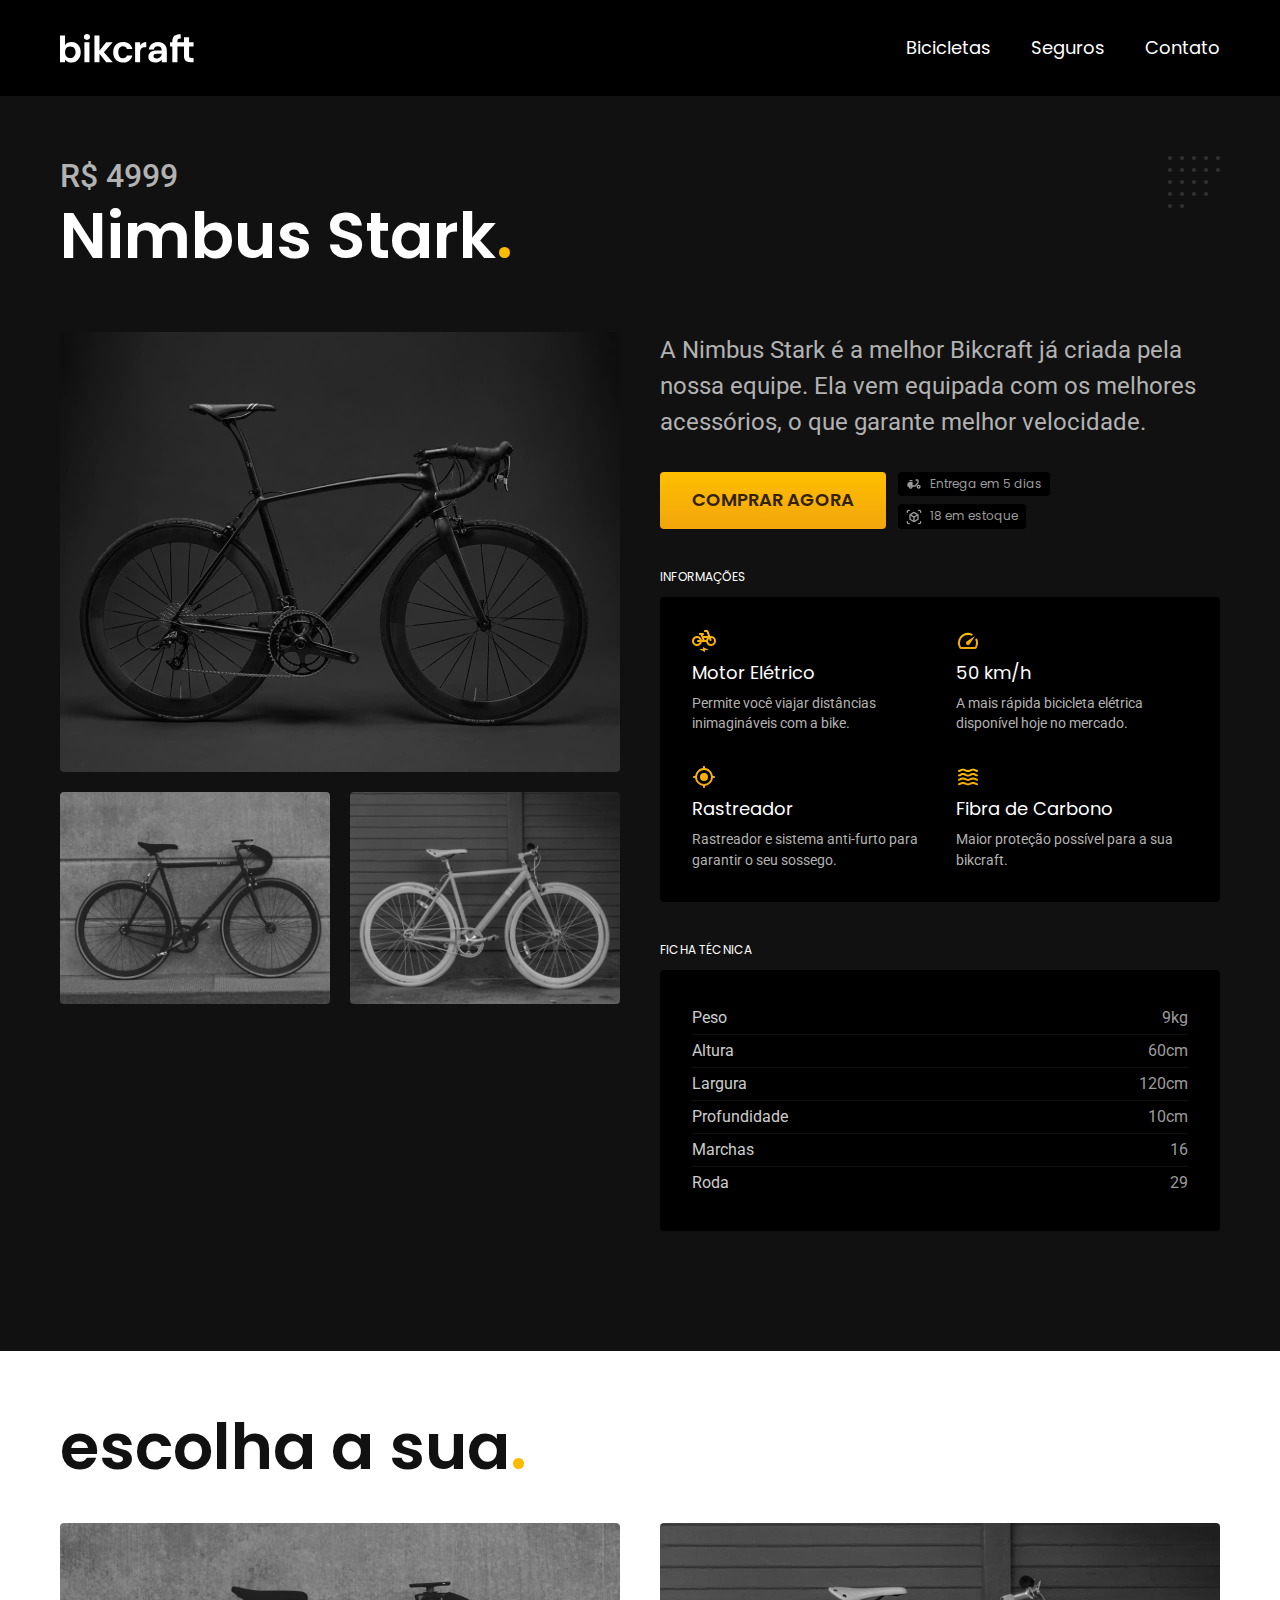
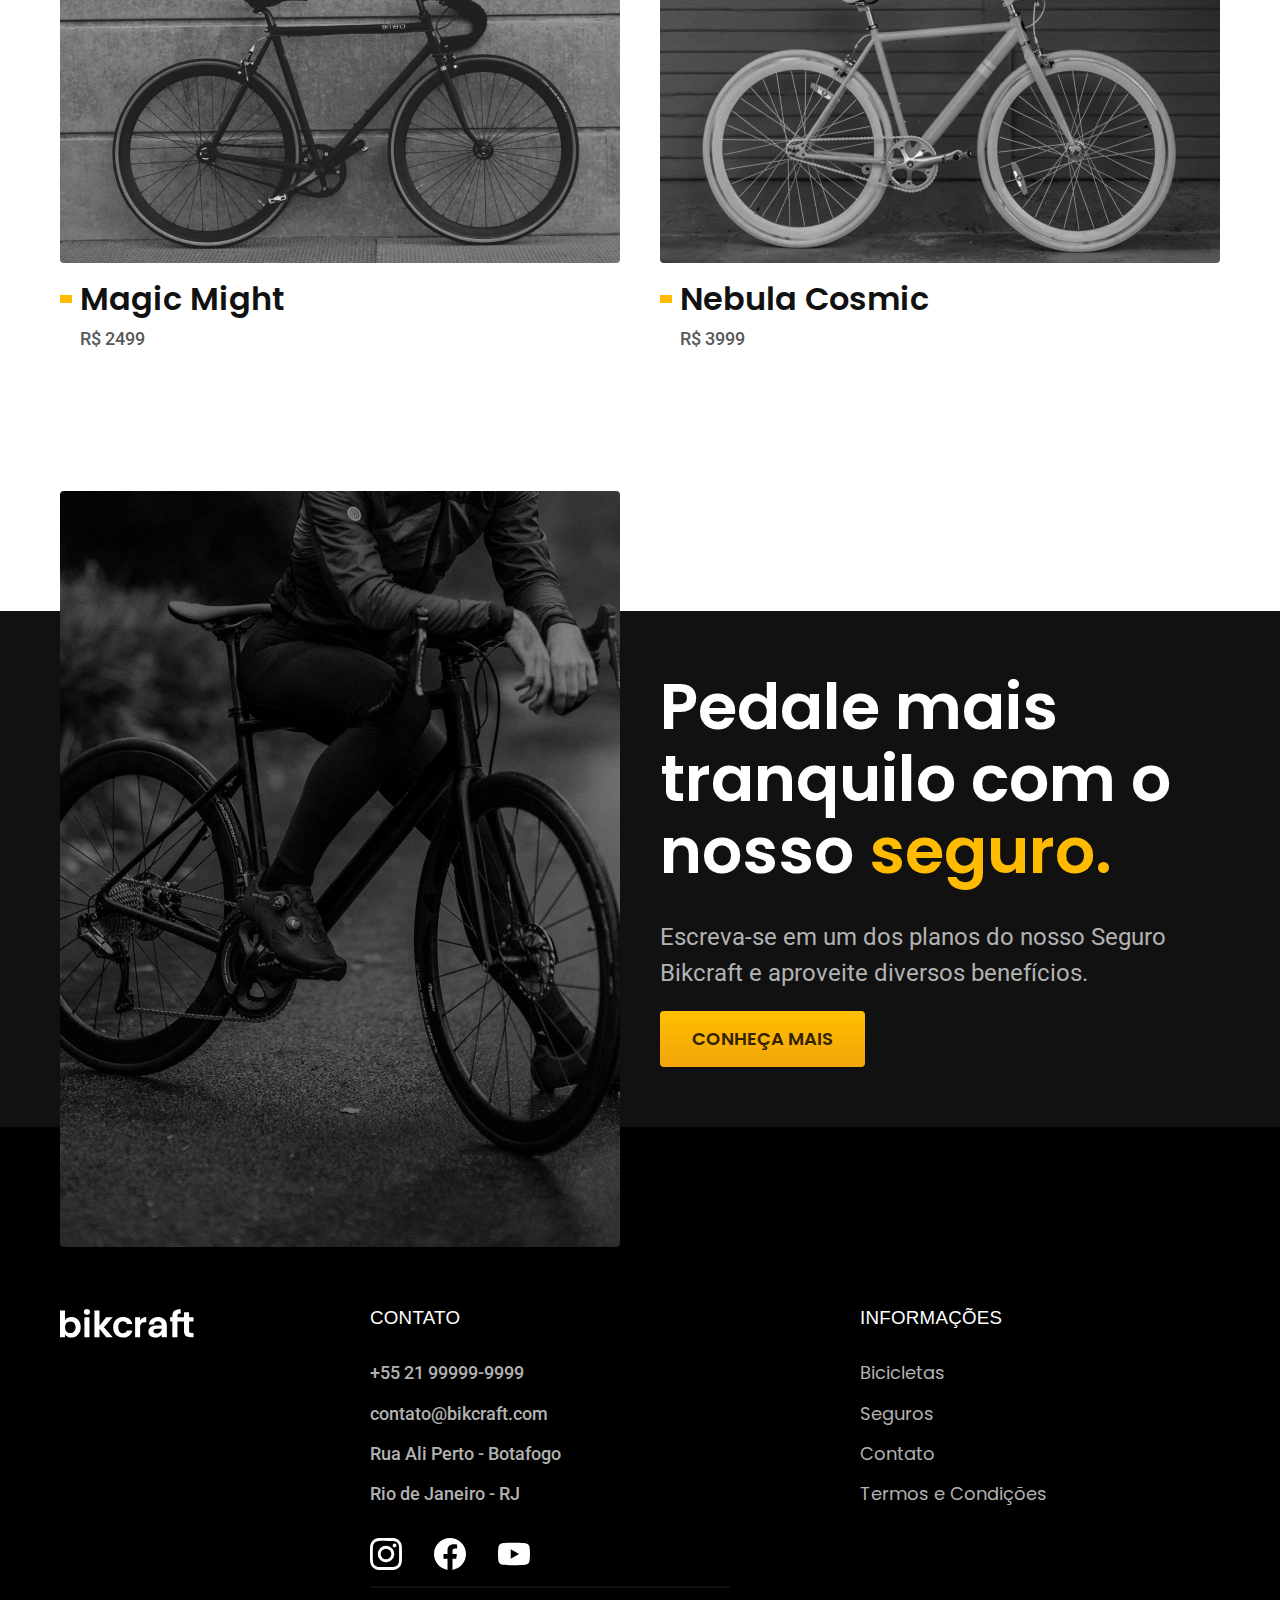
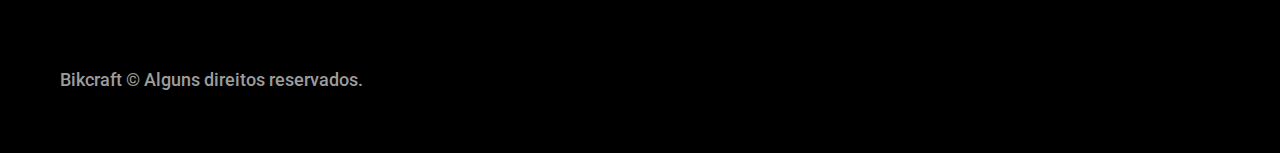
<file: bicicletas/nimbus.html>
<!DOCTYPE html>

<html lang="pt-br">

<head>
  <meta charset="UTF-8">
  <meta name="viewport" content="width=device-width, initial-scale=1.0">
  <meta name="description" content="Termos e Condições.">
  <link rel="stylesheet" href="/css/style.css">
  <link rel="preload" href="/css/style.css" as="style">
  <link rel="preconnect" href="https://fonts.googleapis.com">
  <link rel="preconnect" href="https://fonts.gstatic.com" crossorigin>
  <link href="https://fonts.googleapis.com/css2?family=Merriweather:ital,wght@1,900&family=Poppins:wght@400;600&family=Roboto:wght@400;500&display=swap" rel="stylesheet">
  <title>Nimbus Stark | Bikcraft </title>
  <script>document.documentElement.classList.add('js');</script>
</head>


<body id="bicicleta">
  <header class="header-bg">
    <div class="container header">
      <a href="/index.html"><img src="/bikcraft.svg" alt="Bikcraft"></a>
      <nav aria-label="primaria"></nav>
      <ul class="header-menu font-1-m cor-0">
        <li><a href="/bicicletas.html">Bicicletas</a></li>
        <li><a href="/seguros.html">Seguros</a></li>
        <li><a href="/contato.html">Contato</a></li>
      </ul>
    </div>
  </header>

  <main class="titulo-bg">
    <div>
      <div class="titulo container">
        <p class="font-2-xl cor-5">R$ 4999</p>
        <h1 class="font-1-xxl cor-0">Nimbus Stark<span class="cor-p1">.</span></h1>
      </div>
    </div>
    <div class="bicicleta container">
      <div class="bicicleta-imagens">
        <img src="/bicicleta/nimbus1.jpg" alt="Bike1">
        <img src="/bicicleta/nimbus2.jpg" alt="Bike2">
        <img src="/bicicleta/nimbus3.jpg" alt="Bike3">
      </div>
      <div class="bicicleta-conteudo">
        <p class="font-2-l cor-5">A Nimbus Stark é a melhor Bikcraft já criada pela nossa equipe. Ela vem equipada com os melhores acessórios, o que garante melhor velocidade.</p>
        <div class="bicicleta-comprar">
          <a class="botao" href="../orcamento.html?tipo=bikcraft&produto=nimbus">Comprar Agora</a>
          <span class="font-1-xs cor-6"><img src="/icones/entrega.svg" alt="">Entrega em 5 dias</span>
          <span class="font-1-xs cor-6"><img src="/icones/estoque.svg" alt="">18 em estoque</span>
        </div>


        <h2 class="font-1-xs cor-0">Informações</h2>
        <ul class="bicicleta-informacoes">
          <li>
            <img src="/icones/eletrica.svg" alt="">
            <h3 class="font-1-m cor-0">Motor Elétrico</h3>
            <p class="font-2-xs cor-5">Permite você viajar distâncias inimagináveis com a bike.</p>
          </li>
          <li>
            <img src="/icones/velocidade.svg" alt="">
            <h3 class="font-1-m cor-0">50 km/h</h3>
            <p class="font-2-xs cor-5">A mais rápida bicicleta elétrica disponível hoje no mercado.</p>
          </li>
          <li>
            <img src="/icones/rastreador.svg" alt="">
            <h3 class="font-1-m cor-0">Rastreador</h3>
            <p class="font-2-xs cor-5">Rastreador e sistema anti-furto para garantir o seu sossego.</p>
          </li>
          <li>
            <img src="/icones/carbono.svg" alt="">
            <h3 class="font-1-m cor-0">Fibra de Carbono</h3>
            <p class="font-2-xs cor-5">Maior proteção possível para a sua bikcraft.</p>
          </li>
        </ul>

        <h2 class="font-1-xs cor-0">Ficha Técnica</h2>
        <ul class="bicicleta-ficha font-2-s cor-4">
          <li>Peso <span>9kg</span> </li>
          <li>Altura <span>60cm</span> </li>
          <li>Largura <span>120cm</span> </li>
          <li>Profundidade <span>10cm</span> </li>
          <li>Marchas <span>16</span> </li>
          <li>Roda <span>29</span> </li>

        </ul>
      </div>
    </div>



  </main>

  <article class="bicicletas-lista container">
    <h2 class="font-1-xxl">escolha a sua<span class="cor-p1">.</span></h2>

    <ul>
      <li>
        <a href="magic.html">
          <img src="/bicicletas/magic.jpg" alt="Bicicleta preta">
          <h3 class="font-1-xl">Magic Might</h3>
          <span class="font-2-m  cor-8">R$ 2499</span>
        </a>
      </li>
      <li>
        <a href="nebula.html">
          <img src="/bicicletas/nebula.jpg" alt="Bicicleta preta">
          <h3 class="font-1-xl">Nebula Cosmic</h3>
          <span class="font-2-m  cor-8">R$ 3999</span>
        </a>
      </li>
    </ul>
  </article>

  <article class="seguro-bg">
    <div class="seguro container">
      <div class="seguro-imagem">
        <img src="/fotos/seguros.jpg" alt="Pessoa em cima de uma bicicleta.">
      </div>
      <div class="seguro-conteudo">
        <h2 class="font-1-xxl cor-0">Pedale mais tranquilo com o nosso <span class="cor-p1">seguro.</span></h2>
        <p class="font-2-l cor-5">Escreva-se em um dos planos do nosso Seguro Bikcraft e aproveite diversos benefícios.</p>
        <a class="botao" href="/seguros.html">Conheça Mais</a>


      </div>


    </div>

  </article>

  <footer class="footer-bg">
    <div class="footer container">
      <img src="/bikcraft.svg" alt="Bikcraft">
      <div class="footer-contato">
        <h3 class="font-2-l-b cor-0">Contato</h3>
        <ul class="font-2-m cor-5">
          <li><a href="tel:+5521999999999">+55 21 99999-9999</a></li>
          <li><a href="mailto:contato@bikcraft.com">contato@bikcraft.com</a></li>
          <li>Rua Ali Perto - Botafogo</li>
          <li>Rio de Janeiro - RJ</li>
        </ul>

        <div class="footer-redes">
          <a href="/">
            <img src="/redes/instagram.svg" alt="Instagram">
          </a>
          <a href="/">
            <img src="/redes/facebook.svg" alt="Facebook">
          </a>
          <a href="/">
            <img src="/redes/youtube.svg" alt="Youtube">
          </a>
        </div>
      </div>
      <div class="footer-informacoes">
        <h3 class="font-2-l-b cor-0">Informações</h3>
        <nav>
          <ul class="font-1-m cor-5">
            <li><a href="/bicicletas.html">Bicicletas</a></li>
            <li><a href="/seguros.html">Seguros</a></li>
            <li><a href="/contato.html">Contato</a></li>
            <li><a href="/termos.html">Termos e Condições</a></li>

          </ul>
        </nav>
      </div>
      <p class="footer-copy font-2-m cor-6">Bikcraft © Alguns direitos reservados.</p>
    </div>

    </div>
  </footer>
  <script src="/js/script.js"></script>
</body>

</html>
</file>
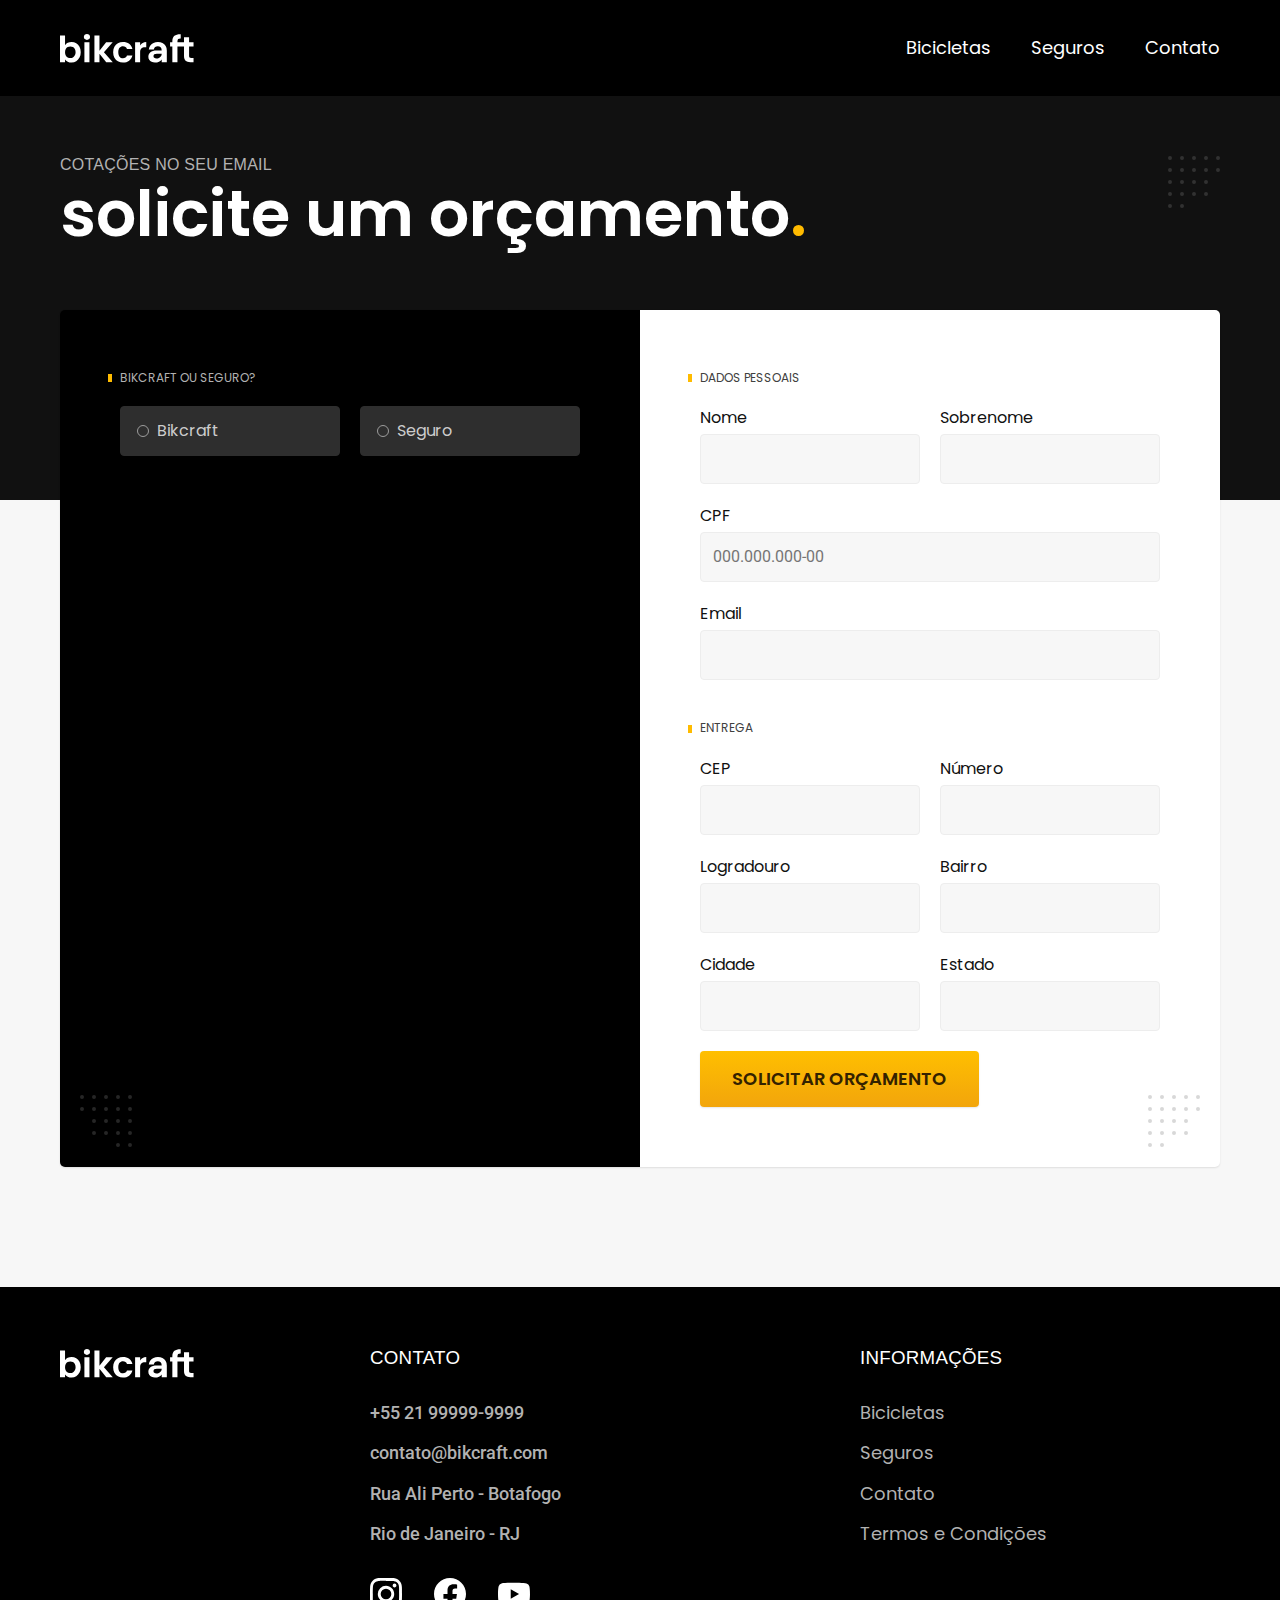
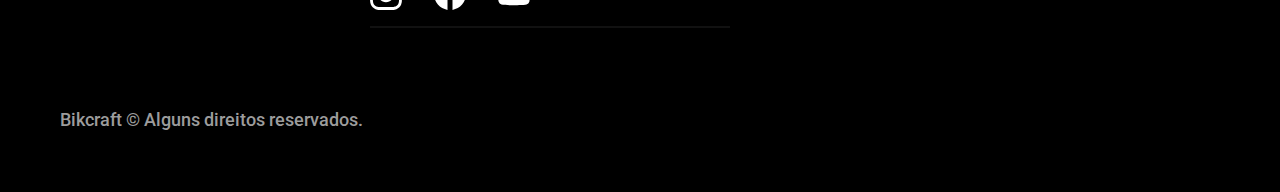
<file: bicicletas/orcamento.html>
<!DOCTYPE html>

<html lang="pt-br">

<head>
  <meta charset="UTF-8">
  <meta name="viewport" content="width=device-width, initial-scale=1.0">
  <meta name="description" content="Termos e Condições.">
  <link rel="stylesheet" href="/css/style.css">
  <link rel="preload" href="/css/style.css" as="style">
  <link rel="preconnect" href="https://fonts.googleapis.com">
  <link rel="preconnect" href="https://fonts.gstatic.com" crossorigin>
  <link href="https://fonts.googleapis.com/css2?family=Merriweather:ital,wght@1,900&family=Poppins:wght@400;600&family=Roboto:wght@400;500&display=swap" rel="stylesheet">
  <title>Orçamento | Bikcraft </title>
</head>


<body id="orcamento">
  <header class="header-bg">
    <div class="container header">
      <a href="/index.html"><img src="/bikcraft.svg" alt="Bikcraft"></a>
      <nav aria-label="primaria"></nav>
      <ul class="header-menu font-1-m cor-0">
        <li><a href="/bicicletas.html">Bicicletas</a></li>
        <li><a href="/seguros.html">Seguros</a></li>
        <li><a href="/contato.html">Contato</a></li>
      </ul>
    </div>
  </header>

  <main>
    <div class="titulo-bg">
      <div class="titulo container">
        <p class="font-2-l-b cor-5">Cotações no seu email</p>
        <h1 class="font-1-xxl cor-0">solicite um orçamento<span class="cor-p1">.</span></h1>
      </div>
    </div>

    <form class="orcamento container" action="/">
      <div class="orcamento-produto">
        <h2 class="font-1-xs cor-5">Bikcraft ou Seguro?</h2>

        <input type="radio" name="tipo" value="bikcraft" id="bikcraft">
        <label for="bikcraft">Bikcraft</label>

        <input type="radio" name="tipo" value="seguro" id="seguro">
        <label for="seguro">Seguro</label>

        <div class="orcamento-conteudo" id="orcamento-bikcraft">
          <h2 class="font-1-xs cor-5">Escolha a sua</h2>

          <input type="radio" name="produto" value="nimbus" id="nimbus">
          <label for="nimbus">Nimbus Stark <span>R$ 4999</span></label>
          <div class="orcamento-detalhes">
            <ul class="font-1-xs cor-8">
              <li><img src="/icones/eletrica.svg" alt="">Motor Elétrico</li>
              <li><img src="/icones/carbono.svg" alt="">Fibra de Carbono</li>
              <li><img src="/icones/velocidade.svg" alt="">50 km/h</li>
              <li><img src="/icones/rastreador.svg" alt="">Rastreador</li>
            </ul>
            <img src="/bicicletas/nimbus.jpg" alt="Bicicleta preta">
          </div>

          <input type="radio" name="produto" value="magic" id="magic">
          <label for="magic">Magic Might <span>R$ 2499</span></label>
          <div class="orcamento-detalhes">
            <ul class="font-1-xs cor-8">
              <li><img src="/icones/eletrica.svg" alt="">Motor Elétrico</li>
              <li><img src="/icones/carbono.svg" alt="">Fibra de Carbono</li>
              <li><img src="/icones/velocidade.svg" alt="">40 km/h</li>
              <li><img src="/icones/rastreador.svg" alt="">Rastreador</li>
            </ul>
            <img src="/bicicletas/magic.jpg" alt=" Bicicleta preta">
          </div>

          <input type="radio" name="produto" value="nebula" id="nebula">
          <label for="nebula">Nebula Cosmic <span>R$ 3999</span></label>
          <div class="orcamento-detalhes">
            <ul class="font-1-xs cor-8">
              <li><img src="/icones/eletrica.svg" alt="">Motor Elétrico</li>
              <li><img src="/icones/carbono.svg" alt="">Fibra de Carbono</li>
              <li><img src="/icones/velocidade.svg" alt="">45 km/h</li>
              <li><img src="/icones/rastreador.svg" alt="">Rastreador</li>
            </ul>
            <img src="/bicicletas/nebula.jpg" alt="Bicicleta branca">
          </div>
        </div>

        <div class="orcamento-conteudo" id="orcamento-seguro">
          <h2 class="font-1-xs cor-5">Escolha o plano</h2>

          <input type="radio" name="produto" value="prata" id="prata">
          <label for="prata">Prata <span>R$ 199</span></label>

          <input type="radio" name="produto" value="ouro" id="ouro">
          <label for="ouro">Ouro <span>R$ 299</span></label>
        </div>
      </div>
      <div class="orcamento-dados form">
        <h2 class="font-1-xs cor-9 col-2">dados pessoais</h2>
        <div>
          <label for="nome">Nome</label>
          <input type="text" id="nome" name="nome">
        </div>
        <div>
          <label for="sobrenome">Sobrenome</label>
          <input type="text" id="sobrenome" name="sobrenome">
        </div>
        <div class="col-2">
          <label for="cpf">CPF</label>
          <input type="text" id="cpf" name="cpf" placeholder="000.000.000-00">
        </div>
        <div class="col-2">
          <label for="email">Email</label>
          <input type="email" id="email" name="email">
        </div>
        <h2 class="font-1-xs cor-9 col-2">Entrega</h2>
        <div>
          <label for="cep">CEP</label>
          <input type="text" id="cep" name="cep">
        </div>
        <div>
          <label for="numero">Número</label>
          <input type="text" id="numero" name="numero">
        </div>
        <div>
          <label for="logradouro">Logradouro</label>
          <input type="text" id="logradouro" name="logradouro">
        </div>
        <div>
          <label for="bairro">Bairro</label>
          <input type="text" id="bairro" name="bairro">
        </div>
        <div>
          <label for="cidade">Cidade</label>
          <input type="text" id="cidade" name="cidade">
        </div>
        <div>
          <label for="estado">Estado</label>
          <input type="text" id="estado" name="estado">
        </div>
        <button class="botao col-2">Solicitar orçamento</button>
      </div>
      </div>
    </form>

  </main>


  <footer class="footer-bg">
    <div class="footer container">
      <img src="/bikcraft.svg" alt="Bikcraft">
      <div class="footer-contato">
        <h3 class="font-2-l-b cor-0">Contato</h3>
        <ul class="font-2-m cor-5">
          <li><a href="tel:+5521999999999">+55 21 99999-9999</a></li>
          <li><a href="mailto:contato@bikcraft.com">contato@bikcraft.com</a></li>
          <li>Rua Ali Perto - Botafogo</li>
          <li>Rio de Janeiro - RJ</li>
        </ul>

        <div class="footer-redes">
          <a href="/">
            <img src="/redes/instagram.svg" alt="Instagram">
          </a>
          <a href="/">
            <img src="/redes/facebook.svg" alt="Facebook">
          </a>
          <a href="/">
            <img src="/redes/youtube.svg" alt="Youtube">
          </a>
        </div>
      </div>
      <div class="footer-informacoes">
        <h3 class="font-2-l-b cor-0">Informações</h3>
        <nav>
          <ul class="font-1-m cor-5">
            <li><a href="/bicicletas.html">Bicicletas</a></li>
            <li><a href="/seguros.html">Seguros</a></li>
            <li><a href="/contato.html">Contato</a></li>
            <li><a href="/termos.html">Termos e Condições</a></li>

          </ul>
        </nav>
      </div>
      <p class="footer-copy font-2-m cor-6">Bikcraft © Alguns direitos reservados.</p>
    </div>

    </div>
  </footer>
  <script src="/js/script.js"></script>
</body>

</html>
</file>
<file: css/style.css>
@import "global/header.css";
@import "global/global.css";
@import "home/introducao.css";
@import "utilidades/componentes.css";
@import "utilidades/tipografia.css";
@import "utilidades/cores.css";
@import "bicicletas/bicicletas-lista.css";
@import "home/tecnologia.css";
@import "home/parceiros.css";
@import "home/depoimento.css";
@import "/seguros/seguros.css";
@import "global/footer.css";
@import "/css/termos.css";
@import "bicicletas/bicicletas.css";
@import "/seguros/vantagens.css";
@import "/seguros/perguntas.css";
@import "/css/bicicleta/bicicleta.css";
@import "/css/bicicleta/seguro.css";
@import "/css/contato/contato.css";
@import "/css/contato/lojas.css";
@import "/css/utilidades/formulario.css";
@import "/css/orcamento/orcamento.css";
@import "/css/utilidades/animação.css";
</file>
